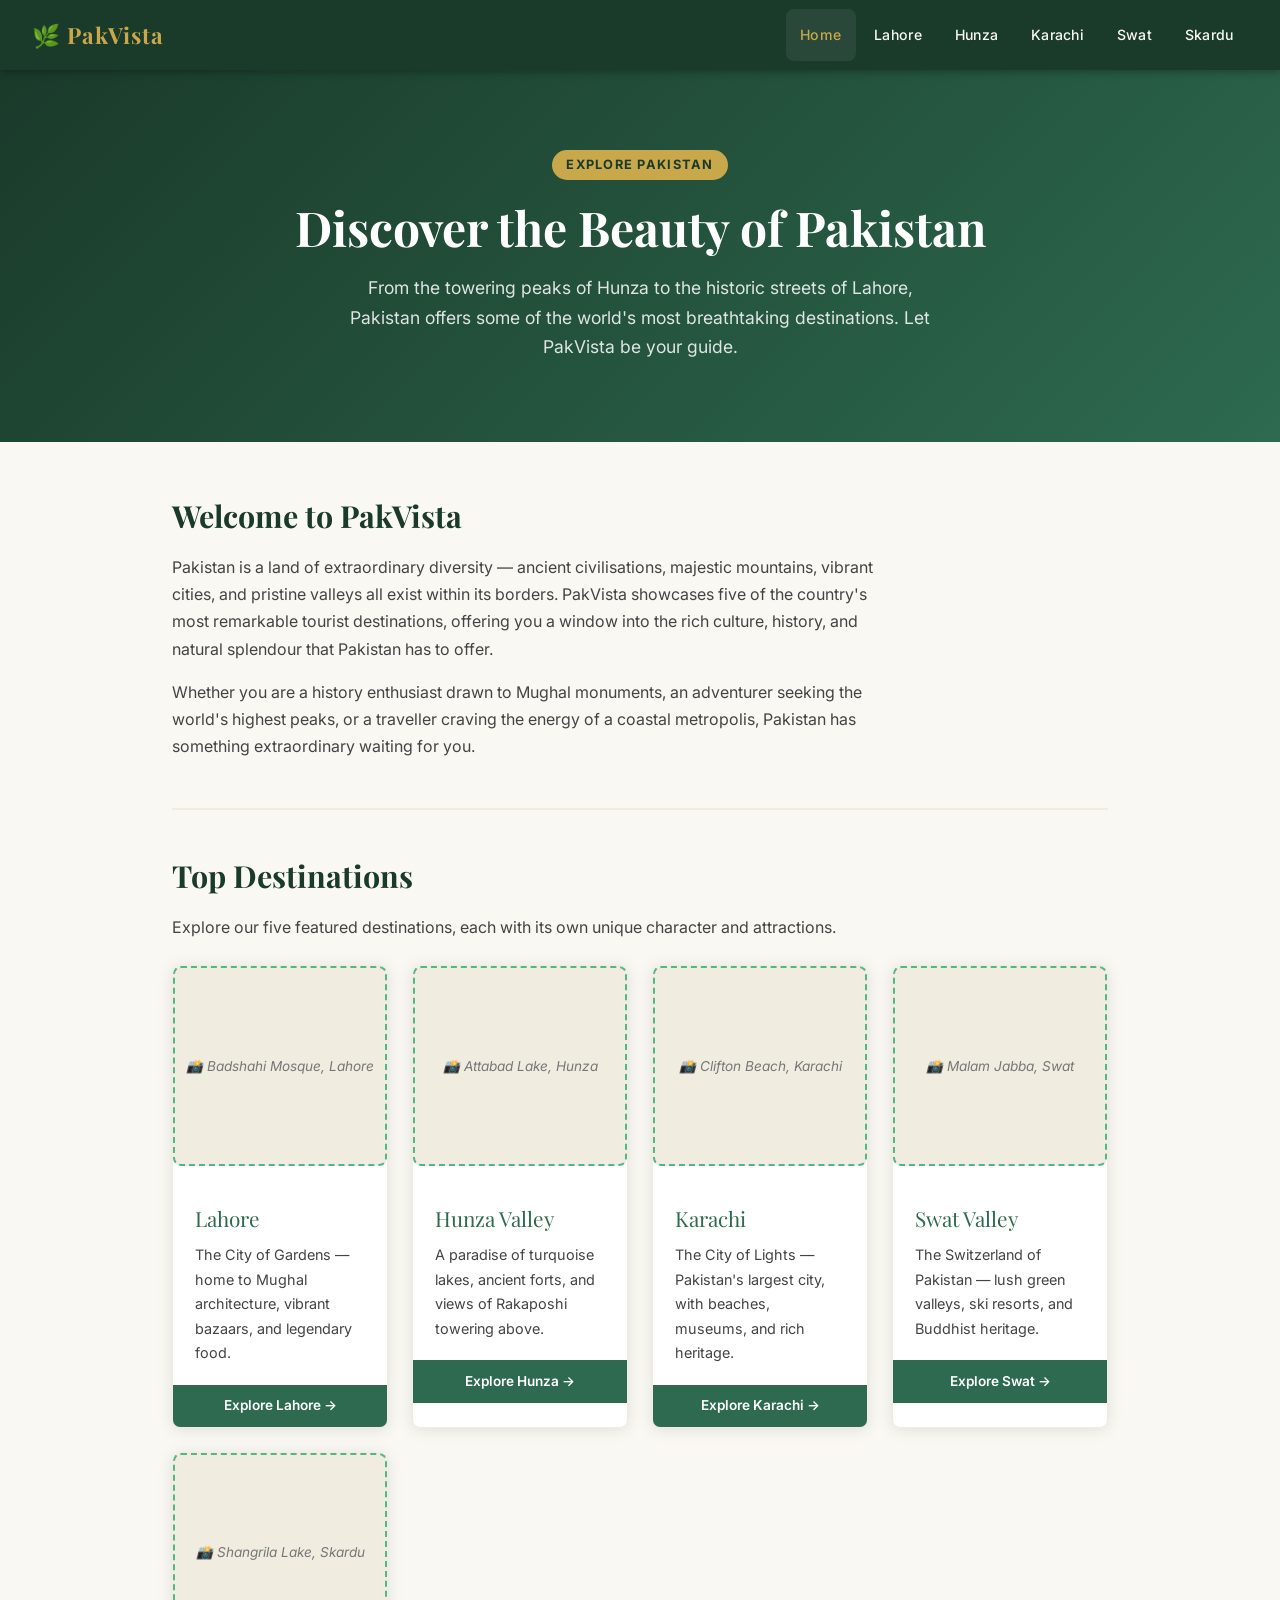
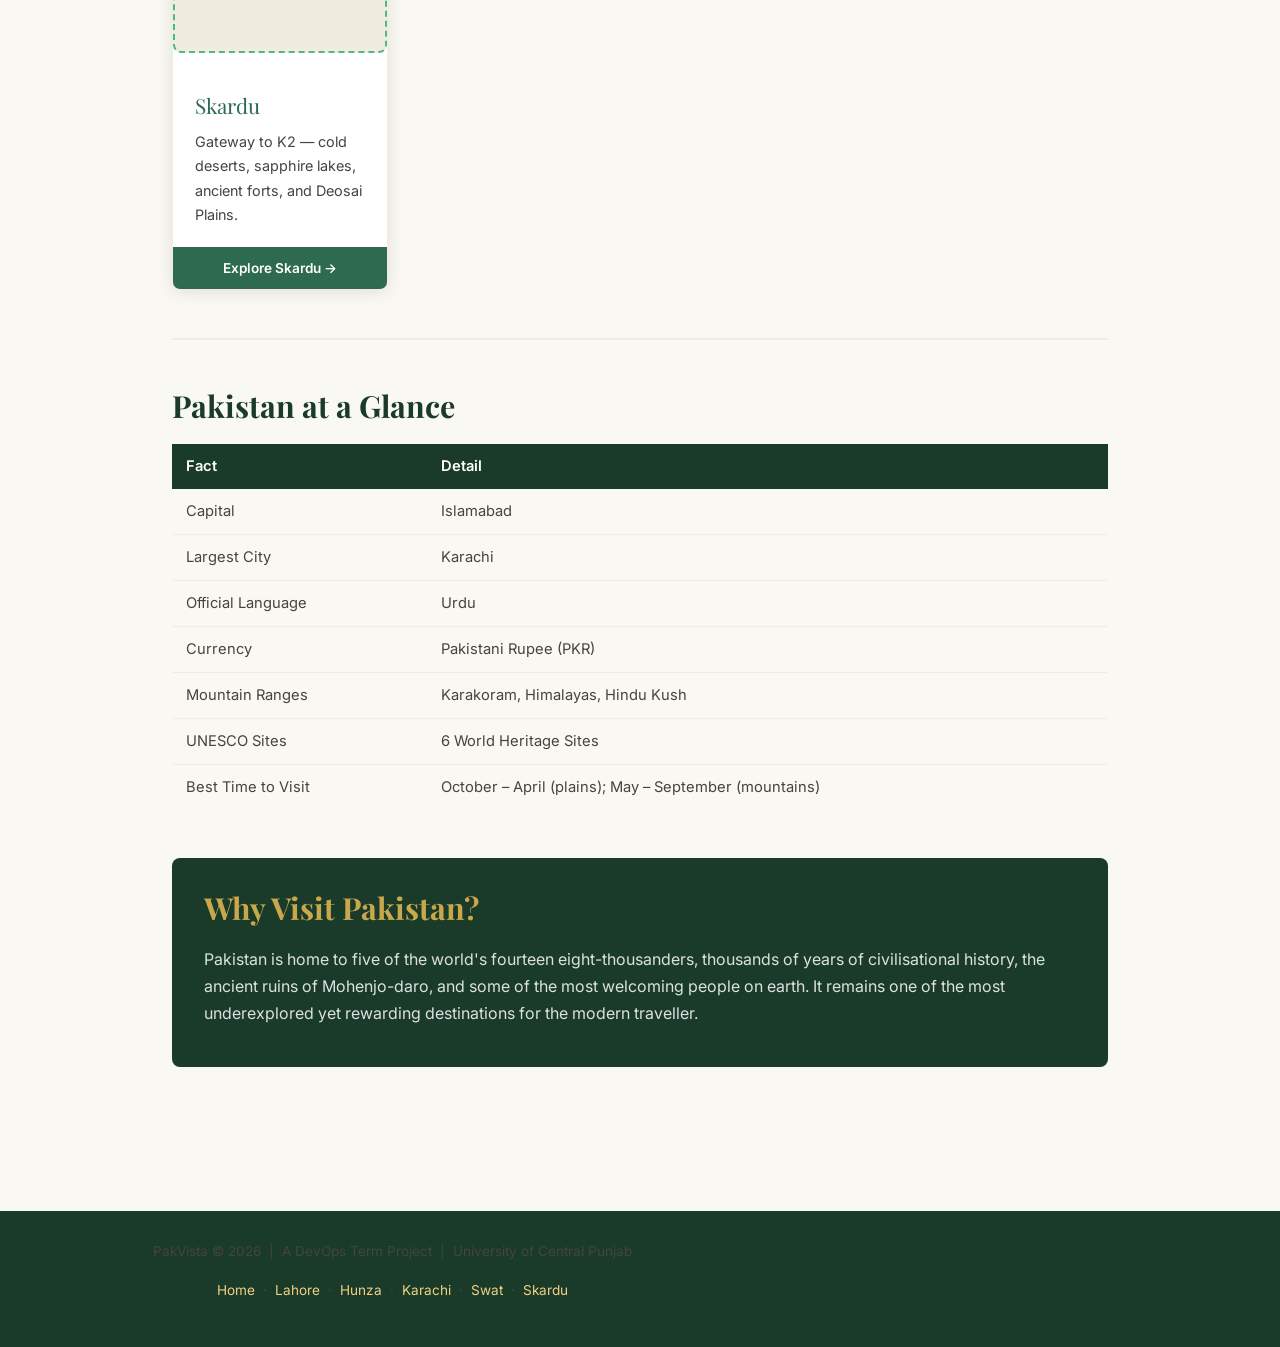
<file: index.html>
<!DOCTYPE html>
<html lang="en">
<head>
  <meta charset="UTF-8" />
  <meta name="viewport" content="width=device-width, initial-scale=1.0" />
  <title>PakVista – Discover Pakistan's Finest Destinations</title>
  <link rel="stylesheet" href="style.css" />
</head>
<body>

  <!-- Navigation -->
  <nav class="nav-bar">
    <div class="logo">🌿 PakVista</div>
    <ul>
      <li><a href="index.html" class="active">Home</a></li>
      <li><a href="lahore.html">Lahore</a></li>
      <li><a href="hunza.html">Hunza</a></li>
      <li><a href="karachi.html">Karachi</a></li>
      <li><a href="swat.html">Swat</a></li>
      <li><a href="skardu.html">Skardu</a></li>
    </ul>
  </nav>

  <!-- Hero -->
  <div class="hero">
    <div class="hero-badge">Explore Pakistan</div>
    <h1>Discover the Beauty of Pakistan</h1>
    <p>From the towering peaks of Hunza to the historic streets of Lahore, Pakistan offers some of the world's most breathtaking destinations. Let PakVista be your guide.</p>
  </div>

  <!-- Main Content -->
  <main>

    <!-- Intro Section -->
    <section>
      <h2>Welcome to PakVista</h2>
      <p>Pakistan is a land of extraordinary diversity — ancient civilisations, majestic mountains, vibrant cities, and pristine valleys all exist within its borders. PakVista showcases five of the country's most remarkable tourist destinations, offering you a window into the rich culture, history, and natural splendour that Pakistan has to offer.</p>
      <p>Whether you are a history enthusiast drawn to Mughal monuments, an adventurer seeking the world's highest peaks, or a traveller craving the energy of a coastal metropolis, Pakistan has something extraordinary waiting for you.</p>
    </section>

    <hr class="divider" />

    <!-- Destinations Grid -->
    <section>
      <h2>Top Destinations</h2>
      <p>Explore our five featured destinations, each with its own unique character and attractions.</p>

      <div class="card-grid">

        <div class="card">
          <div class="img-placeholder">📸 Badshahi Mosque, Lahore</div>
          <div class="card-body">
            <h3>Lahore</h3>
            <p>The City of Gardens — home to Mughal architecture, vibrant bazaars, and legendary food.</p>
          </div>
          <a href="lahore.html" class="card-link">Explore Lahore →</a>
        </div>

        <div class="card">
          <div class="img-placeholder">📸 Attabad Lake, Hunza</div>
          <div class="card-body">
            <h3>Hunza Valley</h3>
            <p>A paradise of turquoise lakes, ancient forts, and views of Rakaposhi towering above.</p>
          </div>
          <a href="hunza.html" class="card-link">Explore Hunza →</a>
        </div>

        <div class="card">
          <div class="img-placeholder">📸 Clifton Beach, Karachi</div>
          <div class="card-body">
            <h3>Karachi</h3>
            <p>The City of Lights — Pakistan's largest city, with beaches, museums, and rich heritage.</p>
          </div>
          <a href="karachi.html" class="card-link">Explore Karachi →</a>
        </div>

        <div class="card">
          <div class="img-placeholder">📸 Malam Jabba, Swat</div>
          <div class="card-body">
            <h3>Swat Valley</h3>
            <p>The Switzerland of Pakistan — lush green valleys, ski resorts, and Buddhist heritage.</p>
          </div>
          <a href="swat.html" class="card-link">Explore Swat →</a>
        </div>

        <div class="card">
          <div class="img-placeholder">📸 Shangrila Lake, Skardu</div>
          <div class="card-body">
            <h3>Skardu</h3>
            <p>Gateway to K2 — cold deserts, sapphire lakes, ancient forts, and Deosai Plains.</p>
          </div>
          <a href="skardu.html" class="card-link">Explore Skardu →</a>
        </div>

      </div>
    </section>

    <hr class="divider" />

    <!-- Quick Facts -->
    <section>
      <h2>Pakistan at a Glance</h2>
      <table>
        <thead>
          <tr>
            <th>Fact</th>
            <th>Detail</th>
          </tr>
        </thead>
        <tbody>
          <tr><td>Capital</td><td>Islamabad</td></tr>
          <tr><td>Largest City</td><td>Karachi</td></tr>
          <tr><td>Official Language</td><td>Urdu</td></tr>
          <tr><td>Currency</td><td>Pakistani Rupee (PKR)</td></tr>
          <tr><td>Mountain Ranges</td><td>Karakoram, Himalayas, Hindu Kush</td></tr>
          <tr><td>UNESCO Sites</td><td>6 World Heritage Sites</td></tr>
          <tr><td>Best Time to Visit</td><td>October – April (plains); May – September (mountains)</td></tr>
        </tbody>
      </table>
    </section>

    <!-- Highlight -->
    <div class="highlight-box">
      <h2>Why Visit Pakistan?</h2>
      <p>Pakistan is home to five of the world's fourteen eight-thousanders, thousands of years of civilisational history, the ancient ruins of Mohenjo-daro, and some of the most welcoming people on earth. It remains one of the most underexplored yet rewarding destinations for the modern traveller.</p>
    </div>

  </main>

  <footer>
    <p>PakVista &copy; 2026 &nbsp;|&nbsp; A DevOps Term Project &nbsp;|&nbsp; University of Central Punjab</p>
    <p><a href="index.html">Home</a> &nbsp;·&nbsp; <a href="lahore.html">Lahore</a> &nbsp;·&nbsp; <a href="hunza.html">Hunza</a> &nbsp;·&nbsp; <a href="karachi.html">Karachi</a> &nbsp;·&nbsp; <a href="swat.html">Swat</a> &nbsp;·&nbsp; <a href="skardu.html">Skardu</a></p>
  </footer>

</body>
</html>
</file>
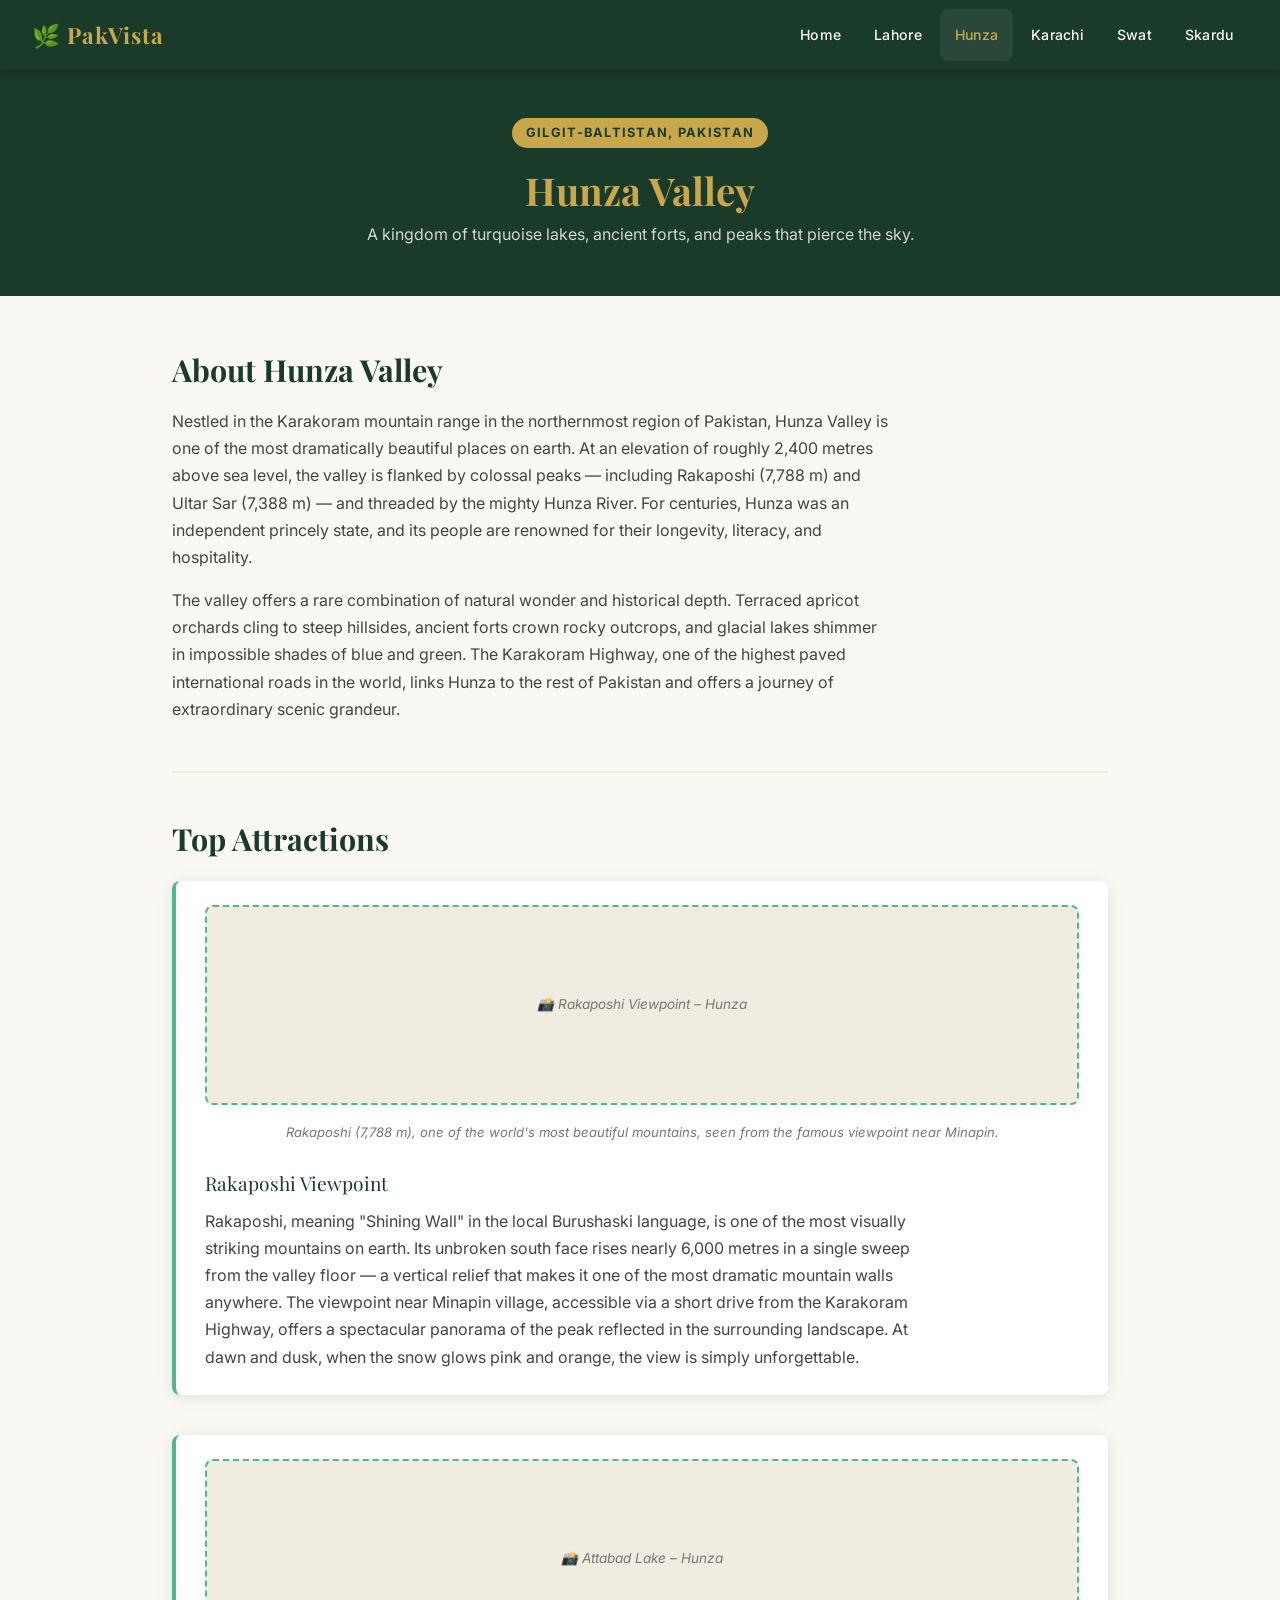
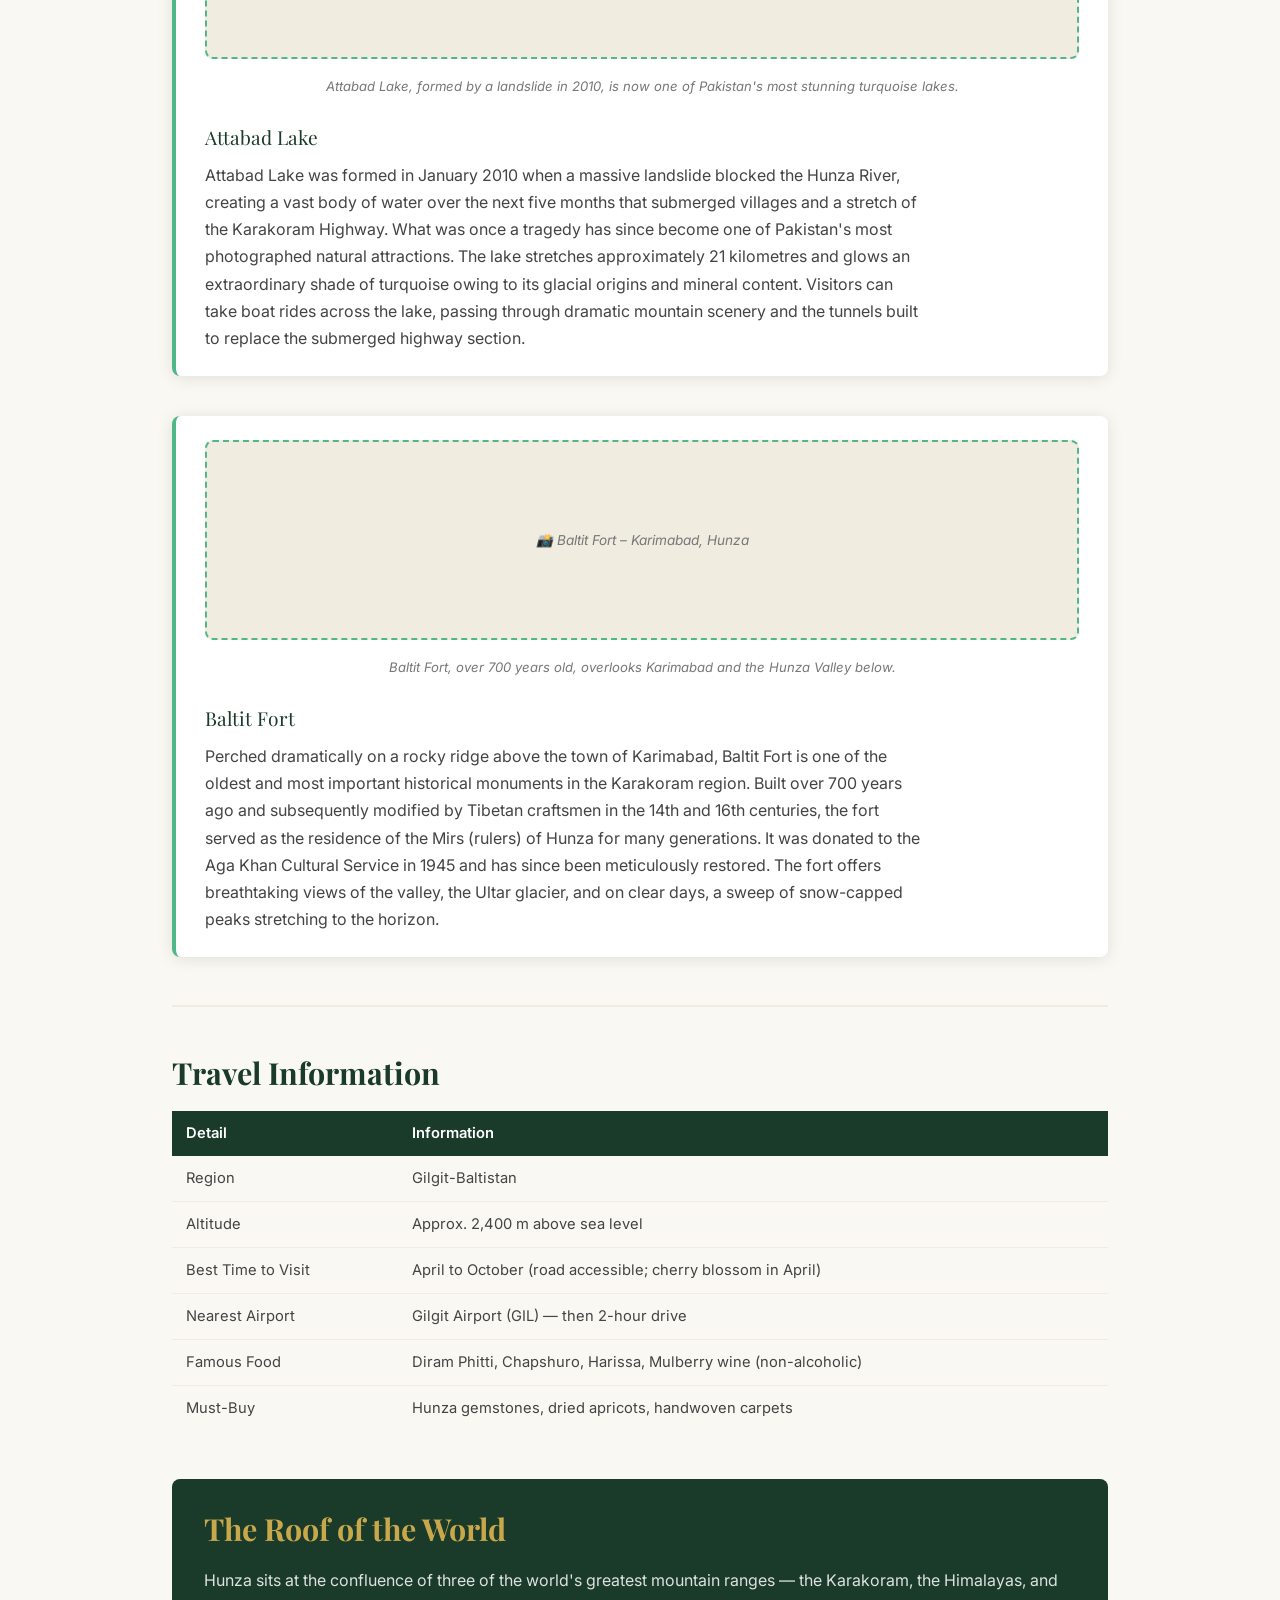
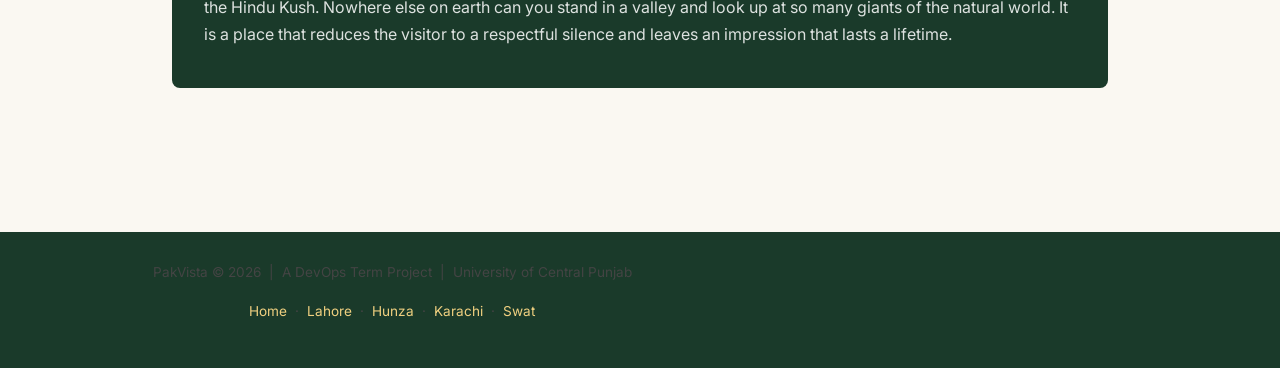
<file: hunza.html>
<!DOCTYPE html>
<html lang="en">
<head>
  <meta charset="UTF-8" />
  <meta name="viewport" content="width=device-width, initial-scale=1.0" />
  <title>PakVista – Hunza Valley</title>
  <link rel="stylesheet" href="style.css" />
</head>
<body>

  <nav class="nav-bar">
    <div class="logo">🌿 PakVista</div>
    <ul>
      <li><a href="index.html">Home</a></li>
      <li><a href="lahore.html">Lahore</a></li>
      <li><a href="hunza.html" class="active">Hunza</a></li>
      <li><a href="karachi.html">Karachi</a></li>
      <li><a href="swat.html">Swat</a></li>
      <li><a href="skardu.html">Skardu</a></li>
    </ul>
  </nav>

  <header class="page-header">
    <div class="hero-badge">Gilgit-Baltistan, Pakistan</div>
    <h1>Hunza Valley</h1>
    <p>A kingdom of turquoise lakes, ancient forts, and peaks that pierce the sky.</p>
  </header>

  <main>

    <section>
      <h2>About Hunza Valley</h2>
      <p>Nestled in the Karakoram mountain range in the northernmost region of Pakistan, Hunza Valley is one of the most dramatically beautiful places on earth. At an elevation of roughly 2,400 metres above sea level, the valley is flanked by colossal peaks — including Rakaposhi (7,788 m) and Ultar Sar (7,388 m) — and threaded by the mighty Hunza River. For centuries, Hunza was an independent princely state, and its people are renowned for their longevity, literacy, and hospitality.</p>
      <p>The valley offers a rare combination of natural wonder and historical depth. Terraced apricot orchards cling to steep hillsides, ancient forts crown rocky outcrops, and glacial lakes shimmer in impossible shades of blue and green. The Karakoram Highway, one of the highest paved international roads in the world, links Hunza to the rest of Pakistan and offers a journey of extraordinary scenic grandeur.</p>
    </section>

    <hr class="divider" />

    <section>
      <h2>Top Attractions</h2>
      <div class="attractions">

        <article class="attraction">
          <figure>
            <div class="img-placeholder">📸 Rakaposhi Viewpoint – Hunza</div>
            <figcaption>Rakaposhi (7,788 m), one of the world's most beautiful mountains, seen from the famous viewpoint near Minapin.</figcaption>
          </figure>
          <h3>Rakaposhi Viewpoint</h3>
          <p>Rakaposhi, meaning "Shining Wall" in the local Burushaski language, is one of the most visually striking mountains on earth. Its unbroken south face rises nearly 6,000 metres in a single sweep from the valley floor — a vertical relief that makes it one of the most dramatic mountain walls anywhere. The viewpoint near Minapin village, accessible via a short drive from the Karakoram Highway, offers a spectacular panorama of the peak reflected in the surrounding landscape. At dawn and dusk, when the snow glows pink and orange, the view is simply unforgettable.</p>
        </article>

        <article class="attraction">
          <figure>
            <div class="img-placeholder">📸 Attabad Lake – Hunza</div>
            <figcaption>Attabad Lake, formed by a landslide in 2010, is now one of Pakistan's most stunning turquoise lakes.</figcaption>
          </figure>
          <h3>Attabad Lake</h3>
          <p>Attabad Lake was formed in January 2010 when a massive landslide blocked the Hunza River, creating a vast body of water over the next five months that submerged villages and a stretch of the Karakoram Highway. What was once a tragedy has since become one of Pakistan's most photographed natural attractions. The lake stretches approximately 21 kilometres and glows an extraordinary shade of turquoise owing to its glacial origins and mineral content. Visitors can take boat rides across the lake, passing through dramatic mountain scenery and the tunnels built to replace the submerged highway section.</p>
        </article>

        <article class="attraction">
          <figure>
            <div class="img-placeholder">📸 Baltit Fort – Karimabad, Hunza</div>
            <figcaption>Baltit Fort, over 700 years old, overlooks Karimabad and the Hunza Valley below.</figcaption>
          </figure>
          <h3>Baltit Fort</h3>
          <p>Perched dramatically on a rocky ridge above the town of Karimabad, Baltit Fort is one of the oldest and most important historical monuments in the Karakoram region. Built over 700 years ago and subsequently modified by Tibetan craftsmen in the 14th and 16th centuries, the fort served as the residence of the Mirs (rulers) of Hunza for many generations. It was donated to the Aga Khan Cultural Service in 1945 and has since been meticulously restored. The fort offers breathtaking views of the valley, the Ultar glacier, and on clear days, a sweep of snow-capped peaks stretching to the horizon.</p>
        </article>

      </div>
    </section>

    <hr class="divider" />

    <section>
      <h2>Travel Information</h2>
      <table>
        <thead>
          <tr><th>Detail</th><th>Information</th></tr>
        </thead>
        <tbody>
          <tr><td>Region</td><td>Gilgit-Baltistan</td></tr>
          <tr><td>Altitude</td><td>Approx. 2,400 m above sea level</td></tr>
          <tr><td>Best Time to Visit</td><td>April to October (road accessible; cherry blossom in April)</td></tr>
          <tr><td>Nearest Airport</td><td>Gilgit Airport (GIL) — then 2-hour drive</td></tr>
          <tr><td>Famous Food</td><td>Diram Phitti, Chapshuro, Harissa, Mulberry wine (non-alcoholic)</td></tr>
          <tr><td>Must-Buy</td><td>Hunza gemstones, dried apricots, handwoven carpets</td></tr>
        </tbody>
      </table>
    </section>

    <div class="highlight-box">
      <h2>The Roof of the World</h2>
      <p>Hunza sits at the confluence of three of the world's greatest mountain ranges — the Karakoram, the Himalayas, and the Hindu Kush. Nowhere else on earth can you stand in a valley and look up at so many giants of the natural world. It is a place that reduces the visitor to a respectful silence and leaves an impression that lasts a lifetime.</p>
    </div>

  </main>

  <footer>
    <p>PakVista &copy; 2026 &nbsp;|&nbsp; A DevOps Term Project &nbsp;|&nbsp; University of Central Punjab</p>
    <p><a href="index.html">Home</a> &nbsp;·&nbsp; <a href="lahore.html">Lahore</a> &nbsp;·&nbsp; <a href="hunza.html">Hunza</a> &nbsp;·&nbsp; <a href="karachi.html">Karachi</a> &nbsp;·&nbsp; <a href="swat.html">Swat</a></p>
  </footer>

</body>
</html>
</file>
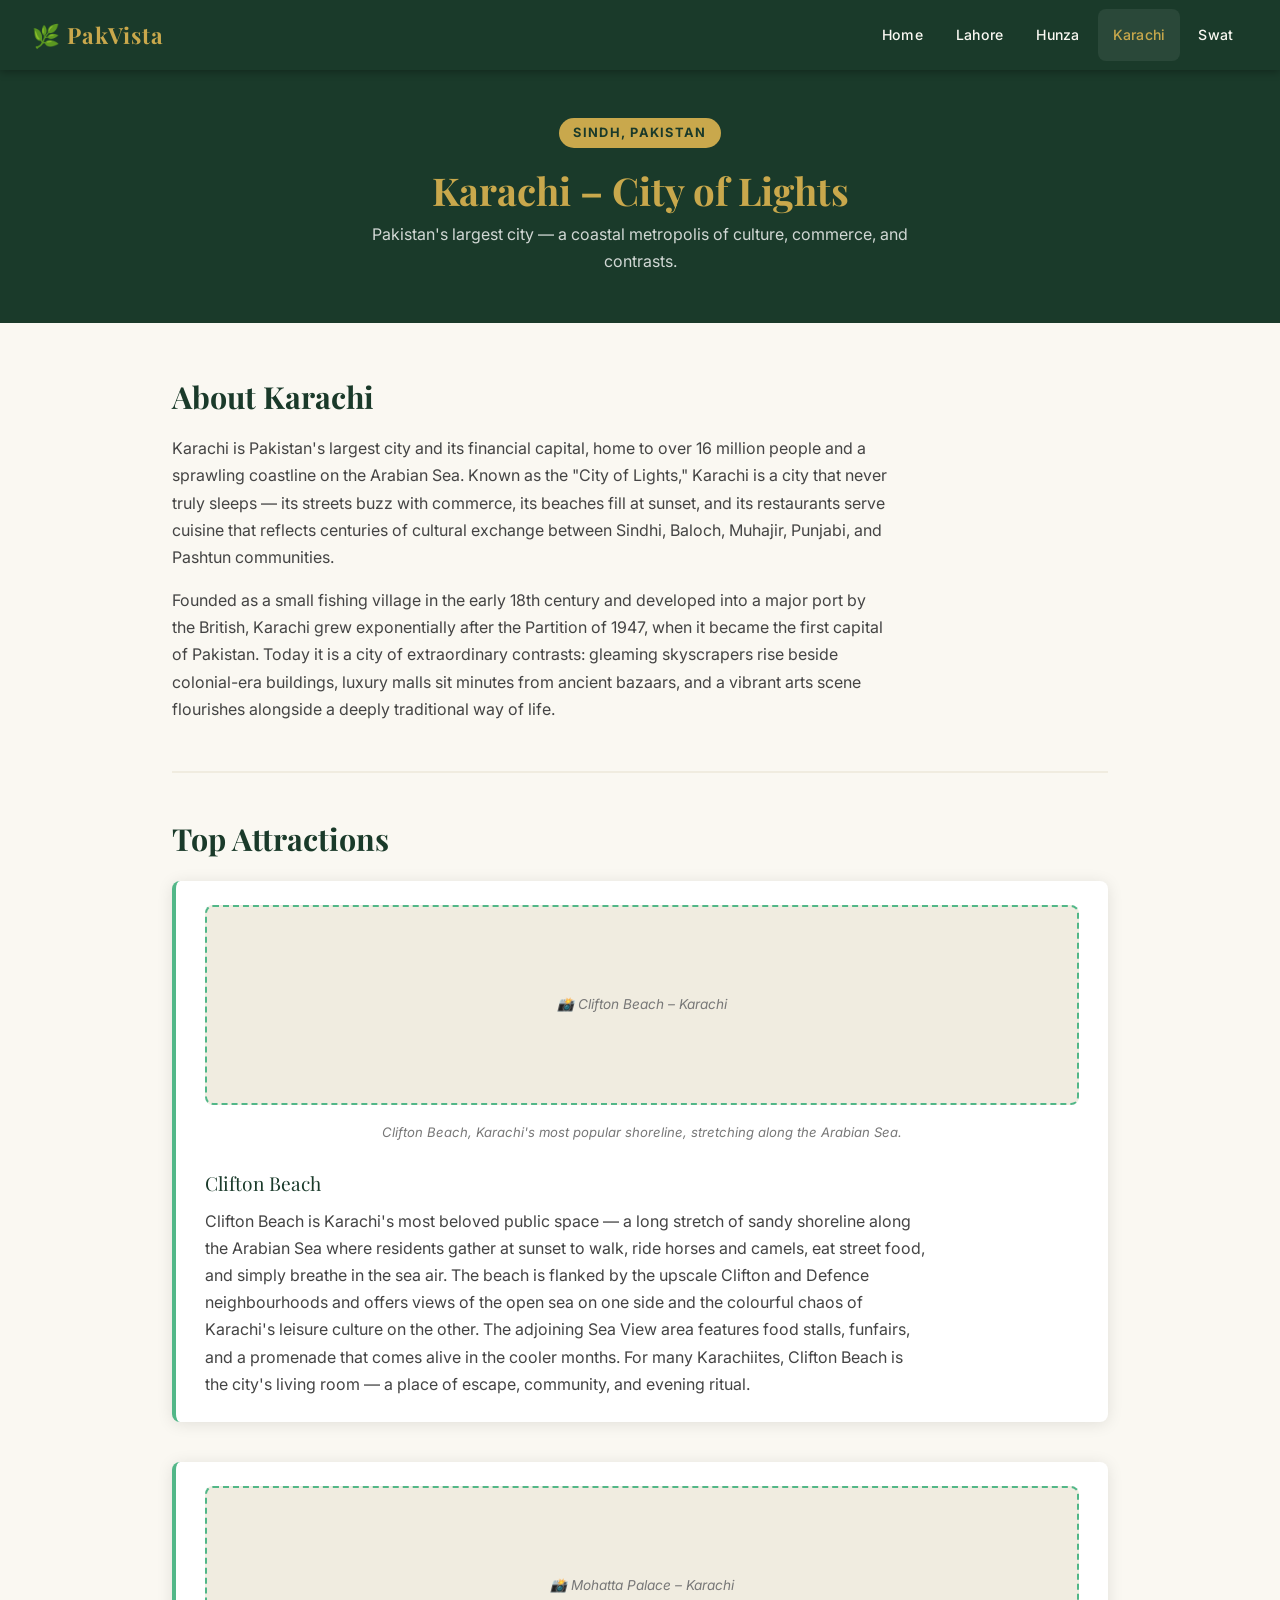
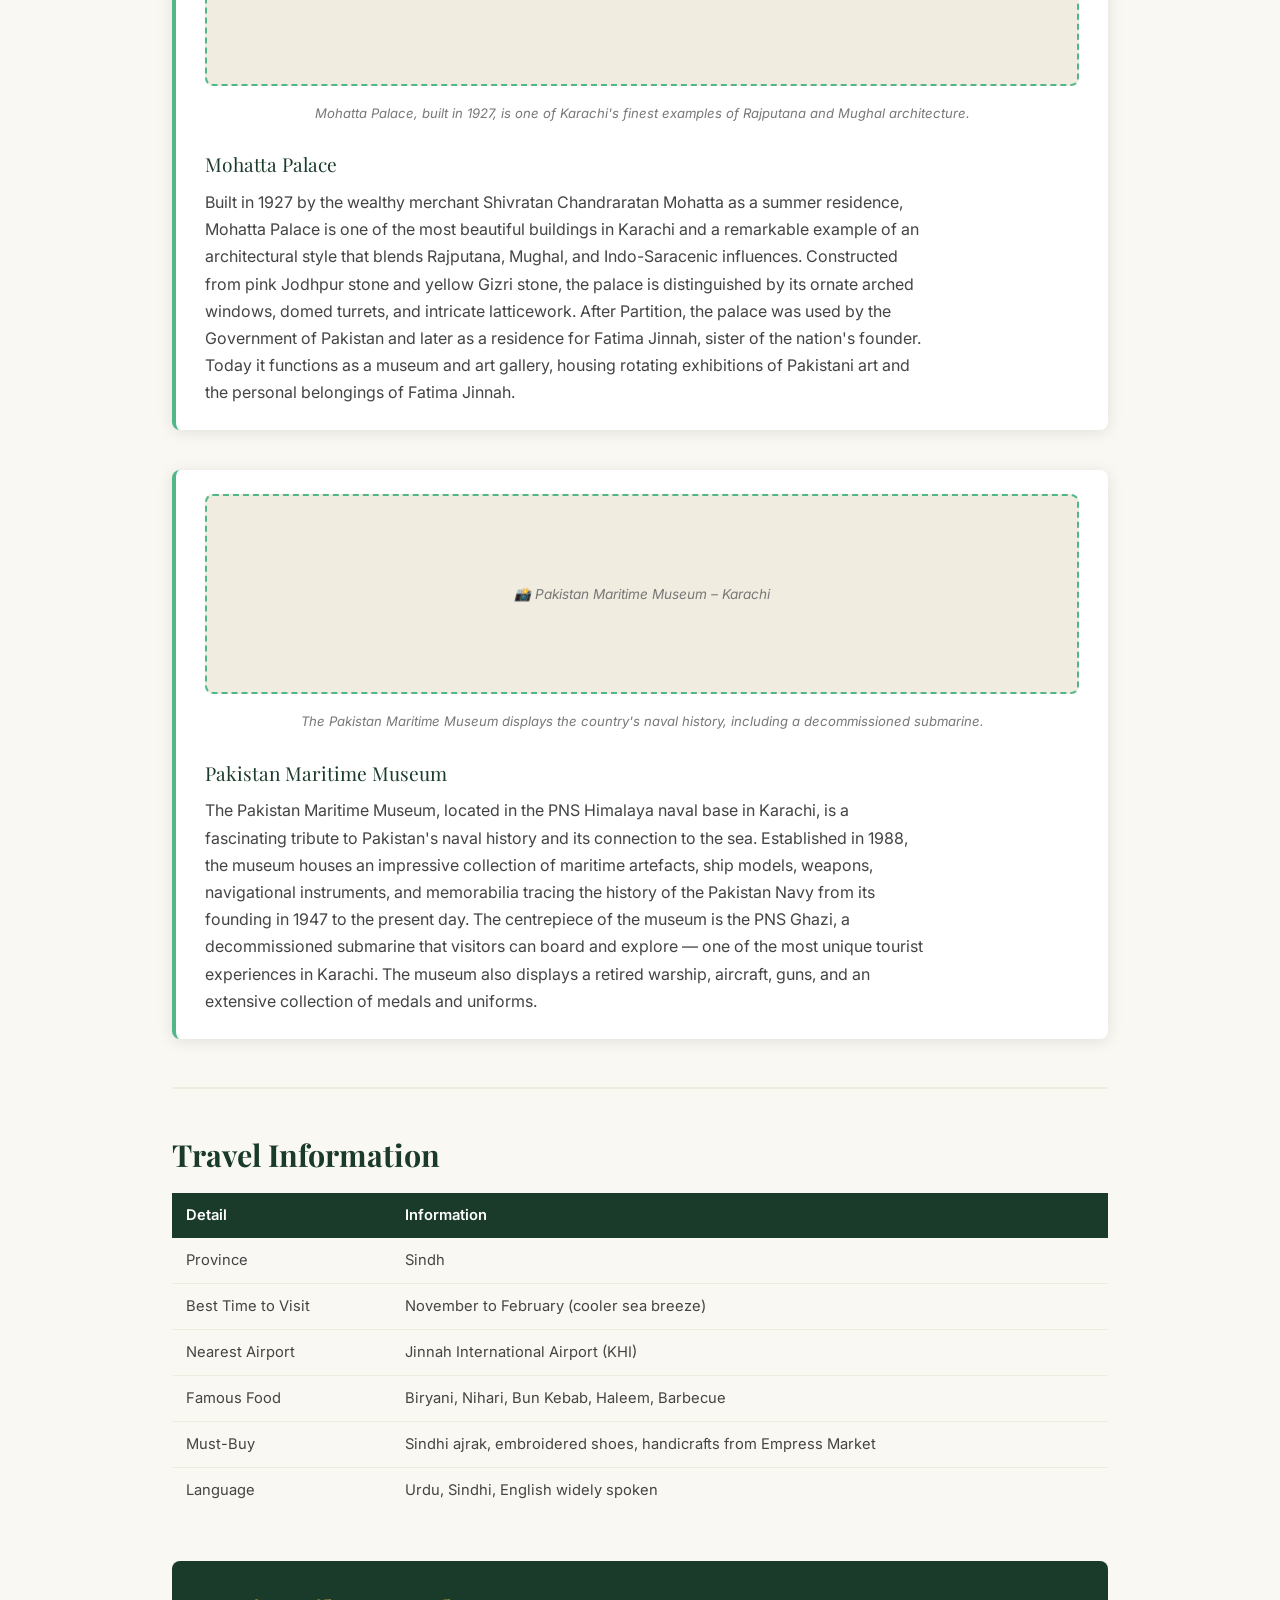
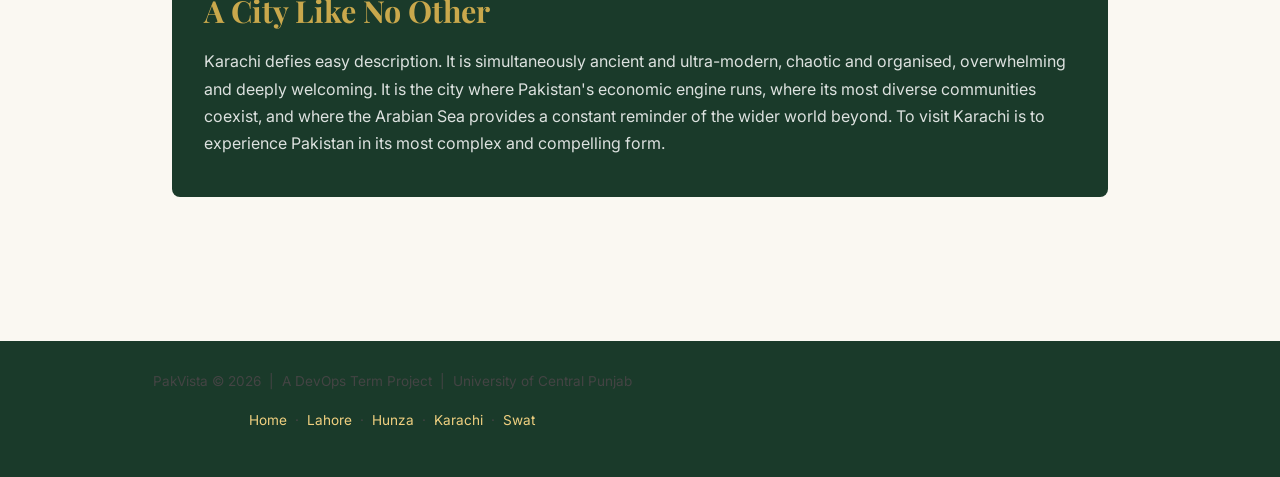
<file: karachi.html>
<!DOCTYPE html>
<html lang="en">
<head>
  <meta charset="UTF-8" />
  <meta name="viewport" content="width=device-width, initial-scale=1.0" />
  <title>PakVista – Karachi, City of Lights</title>
  <link rel="stylesheet" href="style.css" />
</head>
<body>

  <nav class="nav-bar">
    <div class="logo">🌿 PakVista</div>
    <ul>
      <li><a href="index.html">Home</a></li>
      <li><a href="lahore.html">Lahore</a></li>
      <li><a href="hunza.html">Hunza</a></li>
      <li><a href="karachi.html" class="active">Karachi</a></li>
      <li><a href="swat.html">Swat</a></li>
    </ul>
  </nav>

  <header class="page-header">
    <div class="hero-badge">Sindh, Pakistan</div>
    <h1>Karachi – City of Lights</h1>
    <p>Pakistan's largest city — a coastal metropolis of culture, commerce, and contrasts.</p>
  </header>

  <main>

    <section>
      <h2>About Karachi</h2>
      <p>Karachi is Pakistan's largest city and its financial capital, home to over 16 million people and a sprawling coastline on the Arabian Sea. Known as the "City of Lights," Karachi is a city that never truly sleeps — its streets buzz with commerce, its beaches fill at sunset, and its restaurants serve cuisine that reflects centuries of cultural exchange between Sindhi, Baloch, Muhajir, Punjabi, and Pashtun communities.</p>
      <p>Founded as a small fishing village in the early 18th century and developed into a major port by the British, Karachi grew exponentially after the Partition of 1947, when it became the first capital of Pakistan. Today it is a city of extraordinary contrasts: gleaming skyscrapers rise beside colonial-era buildings, luxury malls sit minutes from ancient bazaars, and a vibrant arts scene flourishes alongside a deeply traditional way of life.</p>
    </section>

    <hr class="divider" />

    <section>
      <h2>Top Attractions</h2>
      <div class="attractions">

        <article class="attraction">
          <figure>
            <div class="img-placeholder">📸 Clifton Beach – Karachi</div>
            <figcaption>Clifton Beach, Karachi's most popular shoreline, stretching along the Arabian Sea.</figcaption>
          </figure>
          <h3>Clifton Beach</h3>
          <p>Clifton Beach is Karachi's most beloved public space — a long stretch of sandy shoreline along the Arabian Sea where residents gather at sunset to walk, ride horses and camels, eat street food, and simply breathe in the sea air. The beach is flanked by the upscale Clifton and Defence neighbourhoods and offers views of the open sea on one side and the colourful chaos of Karachi's leisure culture on the other. The adjoining Sea View area features food stalls, funfairs, and a promenade that comes alive in the cooler months. For many Karachiites, Clifton Beach is the city's living room — a place of escape, community, and evening ritual.</p>
        </article>

        <article class="attraction">
          <figure>
            <div class="img-placeholder">📸 Mohatta Palace – Karachi</div>
            <figcaption>Mohatta Palace, built in 1927, is one of Karachi's finest examples of Rajputana and Mughal architecture.</figcaption>
          </figure>
          <h3>Mohatta Palace</h3>
          <p>Built in 1927 by the wealthy merchant Shivratan Chandraratan Mohatta as a summer residence, Mohatta Palace is one of the most beautiful buildings in Karachi and a remarkable example of an architectural style that blends Rajputana, Mughal, and Indo-Saracenic influences. Constructed from pink Jodhpur stone and yellow Gizri stone, the palace is distinguished by its ornate arched windows, domed turrets, and intricate latticework. After Partition, the palace was used by the Government of Pakistan and later as a residence for Fatima Jinnah, sister of the nation's founder. Today it functions as a museum and art gallery, housing rotating exhibitions of Pakistani art and the personal belongings of Fatima Jinnah.</p>
        </article>

        <article class="attraction">
          <figure>
            <div class="img-placeholder">📸 Pakistan Maritime Museum – Karachi</div>
            <figcaption>The Pakistan Maritime Museum displays the country's naval history, including a decommissioned submarine.</figcaption>
          </figure>
          <h3>Pakistan Maritime Museum</h3>
          <p>The Pakistan Maritime Museum, located in the PNS Himalaya naval base in Karachi, is a fascinating tribute to Pakistan's naval history and its connection to the sea. Established in 1988, the museum houses an impressive collection of maritime artefacts, ship models, weapons, navigational instruments, and memorabilia tracing the history of the Pakistan Navy from its founding in 1947 to the present day. The centrepiece of the museum is the PNS Ghazi, a decommissioned submarine that visitors can board and explore — one of the most unique tourist experiences in Karachi. The museum also displays a retired warship, aircraft, guns, and an extensive collection of medals and uniforms.</p>
        </article>

      </div>
    </section>

    <hr class="divider" />

    <section>
      <h2>Travel Information</h2>
      <table>
        <thead>
          <tr><th>Detail</th><th>Information</th></tr>
        </thead>
        <tbody>
          <tr><td>Province</td><td>Sindh</td></tr>
          <tr><td>Best Time to Visit</td><td>November to February (cooler sea breeze)</td></tr>
          <tr><td>Nearest Airport</td><td>Jinnah International Airport (KHI)</td></tr>
          <tr><td>Famous Food</td><td>Biryani, Nihari, Bun Kebab, Haleem, Barbecue</td></tr>
          <tr><td>Must-Buy</td><td>Sindhi ajrak, embroidered shoes, handicrafts from Empress Market</td></tr>
          <tr><td>Language</td><td>Urdu, Sindhi, English widely spoken</td></tr>
        </tbody>
      </table>
    </section>

    <div class="highlight-box">
      <h2>A City Like No Other</h2>
      <p>Karachi defies easy description. It is simultaneously ancient and ultra-modern, chaotic and organised, overwhelming and deeply welcoming. It is the city where Pakistan's economic engine runs, where its most diverse communities coexist, and where the Arabian Sea provides a constant reminder of the wider world beyond. To visit Karachi is to experience Pakistan in its most complex and compelling form.</p>
    </div>

  </main>

  <footer>
    <p>PakVista &copy; 2026 &nbsp;|&nbsp; A DevOps Term Project &nbsp;|&nbsp; University of Central Punjab</p>
    <p><a href="index.html">Home</a> &nbsp;·&nbsp; <a href="lahore.html">Lahore</a> &nbsp;·&nbsp; <a href="hunza.html">Hunza</a> &nbsp;·&nbsp; <a href="karachi.html">Karachi</a> &nbsp;·&nbsp; <a href="swat.html">Swat</a></p>
  </footer>

</body>
</html>
</file>
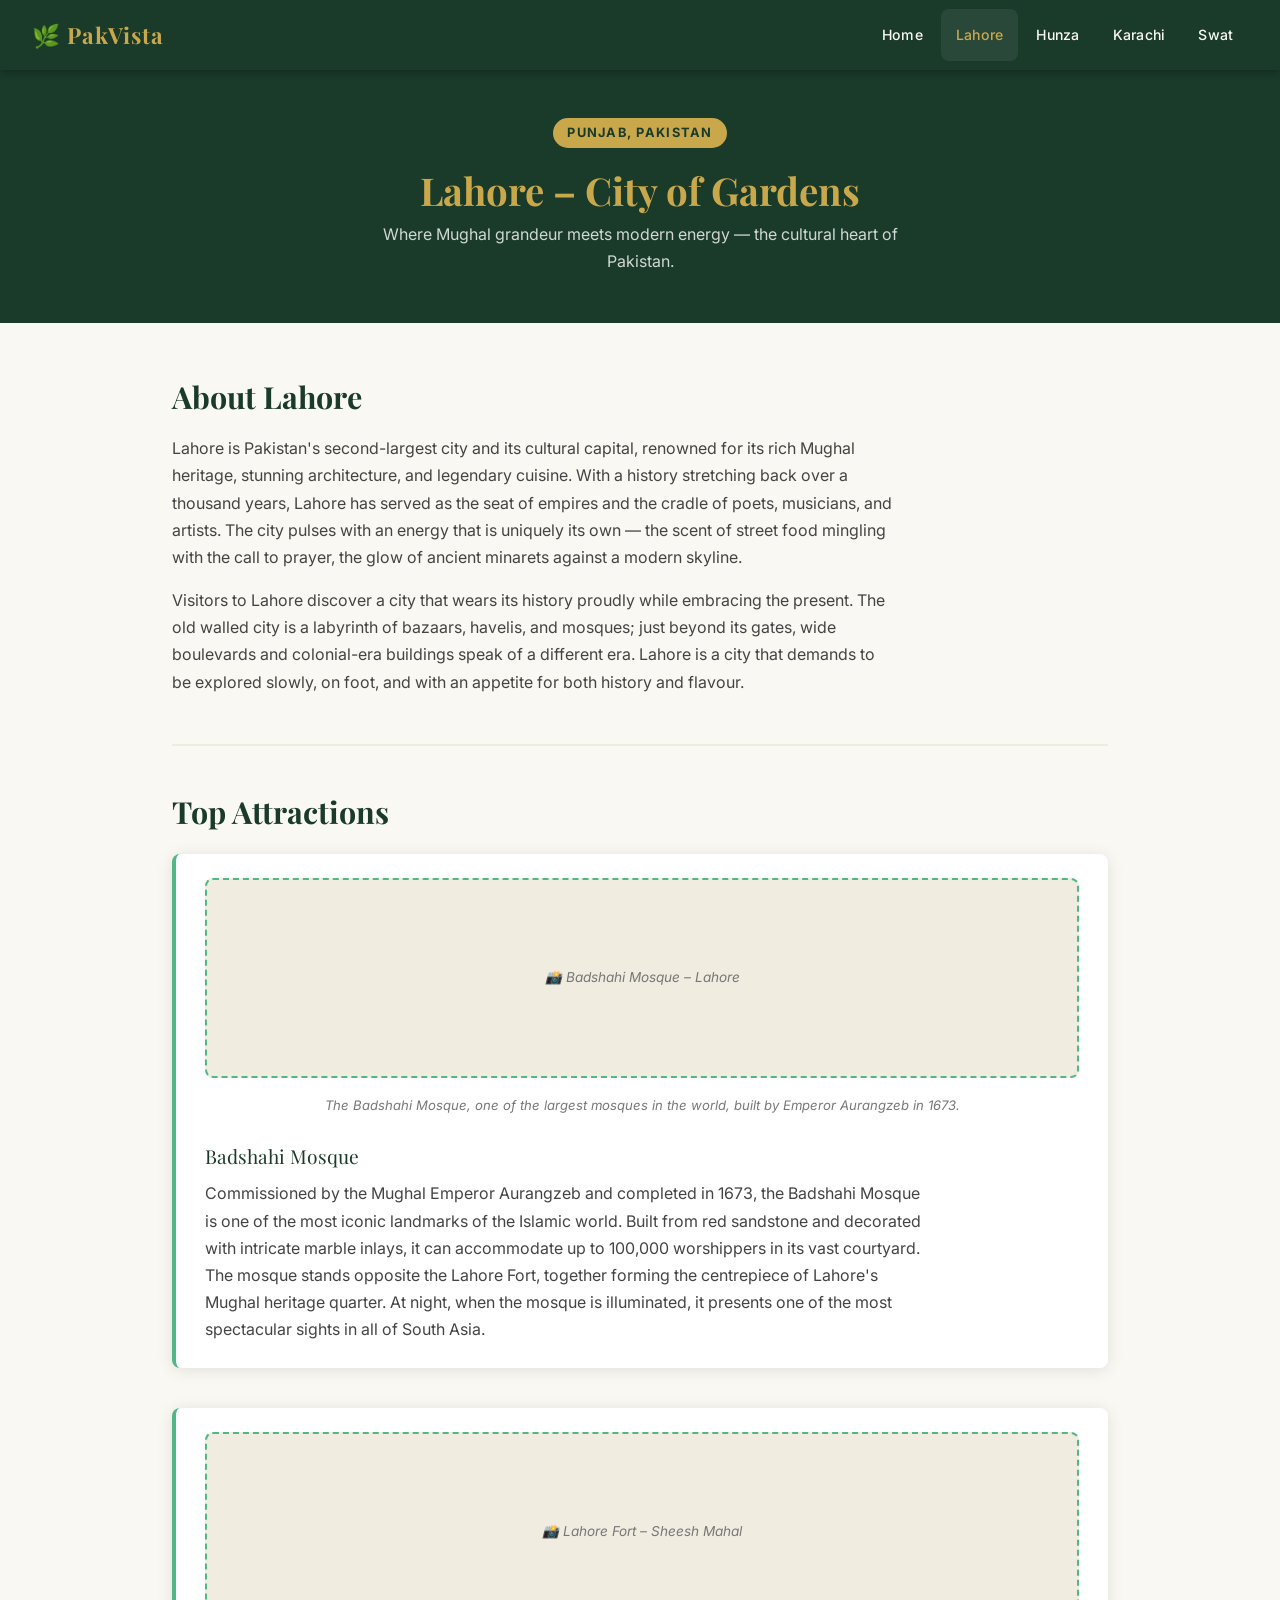
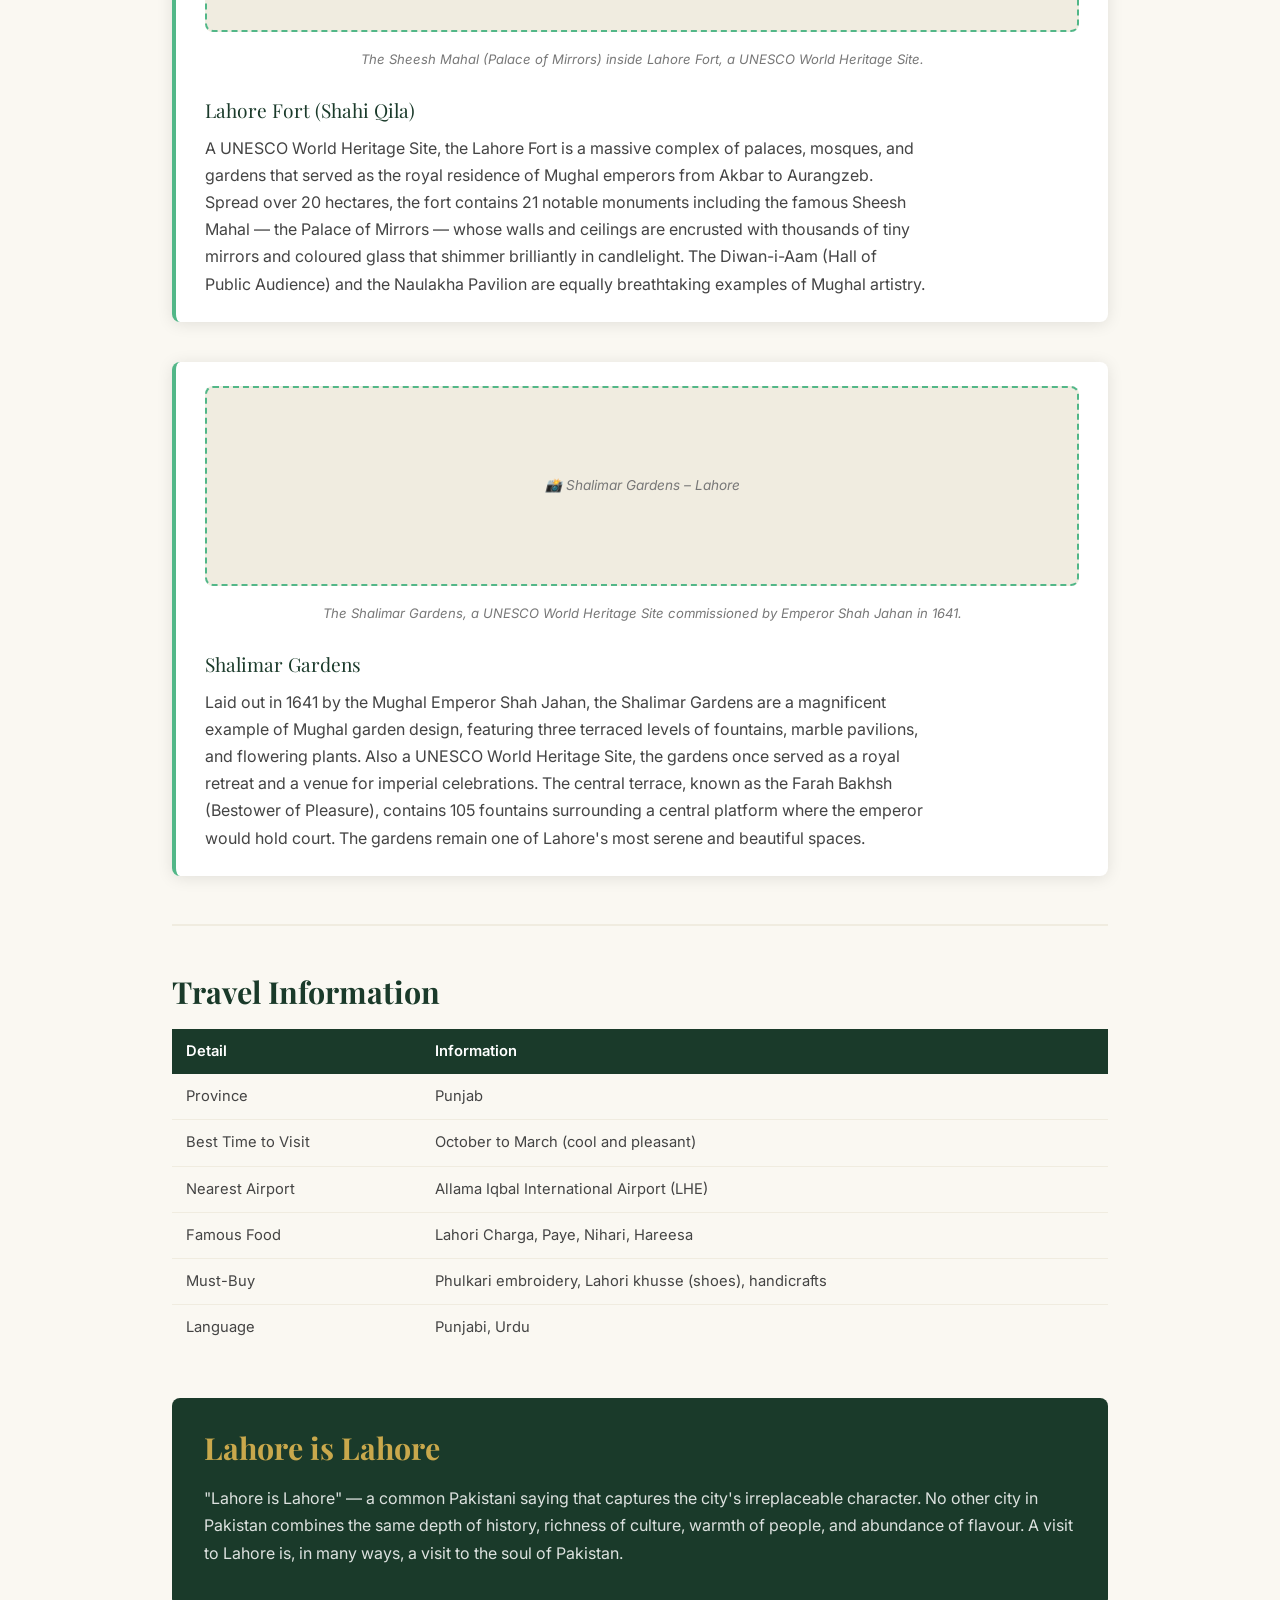
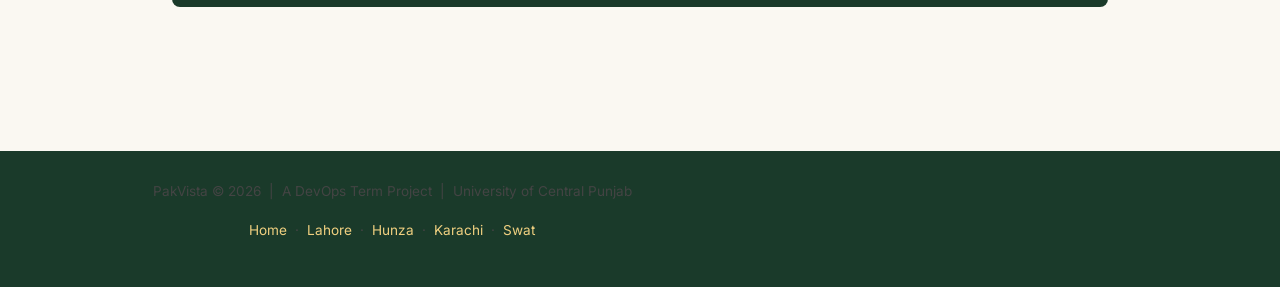
<file: lahore.html>
<!DOCTYPE html>
<html lang="en">
<head>
  <meta charset="UTF-8" />
  <meta name="viewport" content="width=device-width, initial-scale=1.0" />
  <title>PakVista – Lahore, City of Gardens</title>
  <link rel="stylesheet" href="style.css" />
</head>
<body>

  <!-- Navigation -->
  <nav class="nav-bar">
    <div class="logo">🌿 PakVista</div>
    <ul>
      <li><a href="index.html">Home</a></li>
      <li><a href="lahore.html" class="active">Lahore</a></li>
      <li><a href="hunza.html">Hunza</a></li>
      <li><a href="karachi.html">Karachi</a></li>
      <li><a href="swat.html">Swat</a></li>
    </ul>
  </nav>

  <!-- Page Header -->
  <header class="page-header">
    <div class="hero-badge">Punjab, Pakistan</div>
    <h1>Lahore – City of Gardens</h1>
    <p>Where Mughal grandeur meets modern energy — the cultural heart of Pakistan.</p>
  </header>

  <main>

    <!-- Introduction -->
    <section>
      <h2>About Lahore</h2>
      <p>Lahore is Pakistan's second-largest city and its cultural capital, renowned for its rich Mughal heritage, stunning architecture, and legendary cuisine. With a history stretching back over a thousand years, Lahore has served as the seat of empires and the cradle of poets, musicians, and artists. The city pulses with an energy that is uniquely its own — the scent of street food mingling with the call to prayer, the glow of ancient minarets against a modern skyline.</p>
      <p>Visitors to Lahore discover a city that wears its history proudly while embracing the present. The old walled city is a labyrinth of bazaars, havelis, and mosques; just beyond its gates, wide boulevards and colonial-era buildings speak of a different era. Lahore is a city that demands to be explored slowly, on foot, and with an appetite for both history and flavour.</p>
    </section>

    <hr class="divider" />

    <!-- Attractions -->
    <section>
      <h2>Top Attractions</h2>

      <div class="attractions">

        <!-- Badshahi Mosque -->
        <article class="attraction">
          <figure>
            <div class="img-placeholder">📸 Badshahi Mosque – Lahore</div>
            <figcaption>The Badshahi Mosque, one of the largest mosques in the world, built by Emperor Aurangzeb in 1673.</figcaption>
          </figure>
          <h3>Badshahi Mosque</h3>
          <p>Commissioned by the Mughal Emperor Aurangzeb and completed in 1673, the Badshahi Mosque is one of the most iconic landmarks of the Islamic world. Built from red sandstone and decorated with intricate marble inlays, it can accommodate up to 100,000 worshippers in its vast courtyard. The mosque stands opposite the Lahore Fort, together forming the centrepiece of Lahore's Mughal heritage quarter. At night, when the mosque is illuminated, it presents one of the most spectacular sights in all of South Asia.</p>
        </article>

        <!-- Lahore Fort -->
        <article class="attraction">
          <figure>
            <div class="img-placeholder">📸 Lahore Fort – Sheesh Mahal</div>
            <figcaption>The Sheesh Mahal (Palace of Mirrors) inside Lahore Fort, a UNESCO World Heritage Site.</figcaption>
          </figure>
          <h3>Lahore Fort (Shahi Qila)</h3>
          <p>A UNESCO World Heritage Site, the Lahore Fort is a massive complex of palaces, mosques, and gardens that served as the royal residence of Mughal emperors from Akbar to Aurangzeb. Spread over 20 hectares, the fort contains 21 notable monuments including the famous Sheesh Mahal — the Palace of Mirrors — whose walls and ceilings are encrusted with thousands of tiny mirrors and coloured glass that shimmer brilliantly in candlelight. The Diwan-i-Aam (Hall of Public Audience) and the Naulakha Pavilion are equally breathtaking examples of Mughal artistry.</p>
        </article>

        <!-- Shalimar Gardens -->
        <article class="attraction">
          <figure>
            <div class="img-placeholder">📸 Shalimar Gardens – Lahore</div>
            <figcaption>The Shalimar Gardens, a UNESCO World Heritage Site commissioned by Emperor Shah Jahan in 1641.</figcaption>
          </figure>
          <h3>Shalimar Gardens</h3>
          <p>Laid out in 1641 by the Mughal Emperor Shah Jahan, the Shalimar Gardens are a magnificent example of Mughal garden design, featuring three terraced levels of fountains, marble pavilions, and flowering plants. Also a UNESCO World Heritage Site, the gardens once served as a royal retreat and a venue for imperial celebrations. The central terrace, known as the Farah Bakhsh (Bestower of Pleasure), contains 105 fountains surrounding a central platform where the emperor would hold court. The gardens remain one of Lahore's most serene and beautiful spaces.</p>
        </article>

      </div>
    </section>

    <hr class="divider" />

    <!-- Travel Info -->
    <section>
      <h2>Travel Information</h2>
      <table>
        <thead>
          <tr><th>Detail</th><th>Information</th></tr>
        </thead>
        <tbody>
          <tr><td>Province</td><td>Punjab</td></tr>
          <tr><td>Best Time to Visit</td><td>October to March (cool and pleasant)</td></tr>
          <tr><td>Nearest Airport</td><td>Allama Iqbal International Airport (LHE)</td></tr>
          <tr><td>Famous Food</td><td>Lahori Charga, Paye, Nihari, Hareesa</td></tr>
          <tr><td>Must-Buy</td><td>Phulkari embroidery, Lahori khusse (shoes), handicrafts</td></tr>
          <tr><td>Language</td><td>Punjabi, Urdu</td></tr>
        </tbody>
      </table>
    </section>

    <div class="highlight-box">
      <h2>Lahore is Lahore</h2>
      <p>"Lahore is Lahore" — a common Pakistani saying that captures the city's irreplaceable character. No other city in Pakistan combines the same depth of history, richness of culture, warmth of people, and abundance of flavour. A visit to Lahore is, in many ways, a visit to the soul of Pakistan.</p>
    </div>

  </main>

  <footer>
    <p>PakVista &copy; 2026 &nbsp;|&nbsp; A DevOps Term Project &nbsp;|&nbsp; University of Central Punjab</p>
    <p><a href="index.html">Home</a> &nbsp;·&nbsp; <a href="lahore.html">Lahore</a> &nbsp;·&nbsp; <a href="hunza.html">Hunza</a> &nbsp;·&nbsp; <a href="karachi.html">Karachi</a> &nbsp;·&nbsp; <a href="swat.html">Swat</a></p>
  </footer>

</body>
</html>
</file>
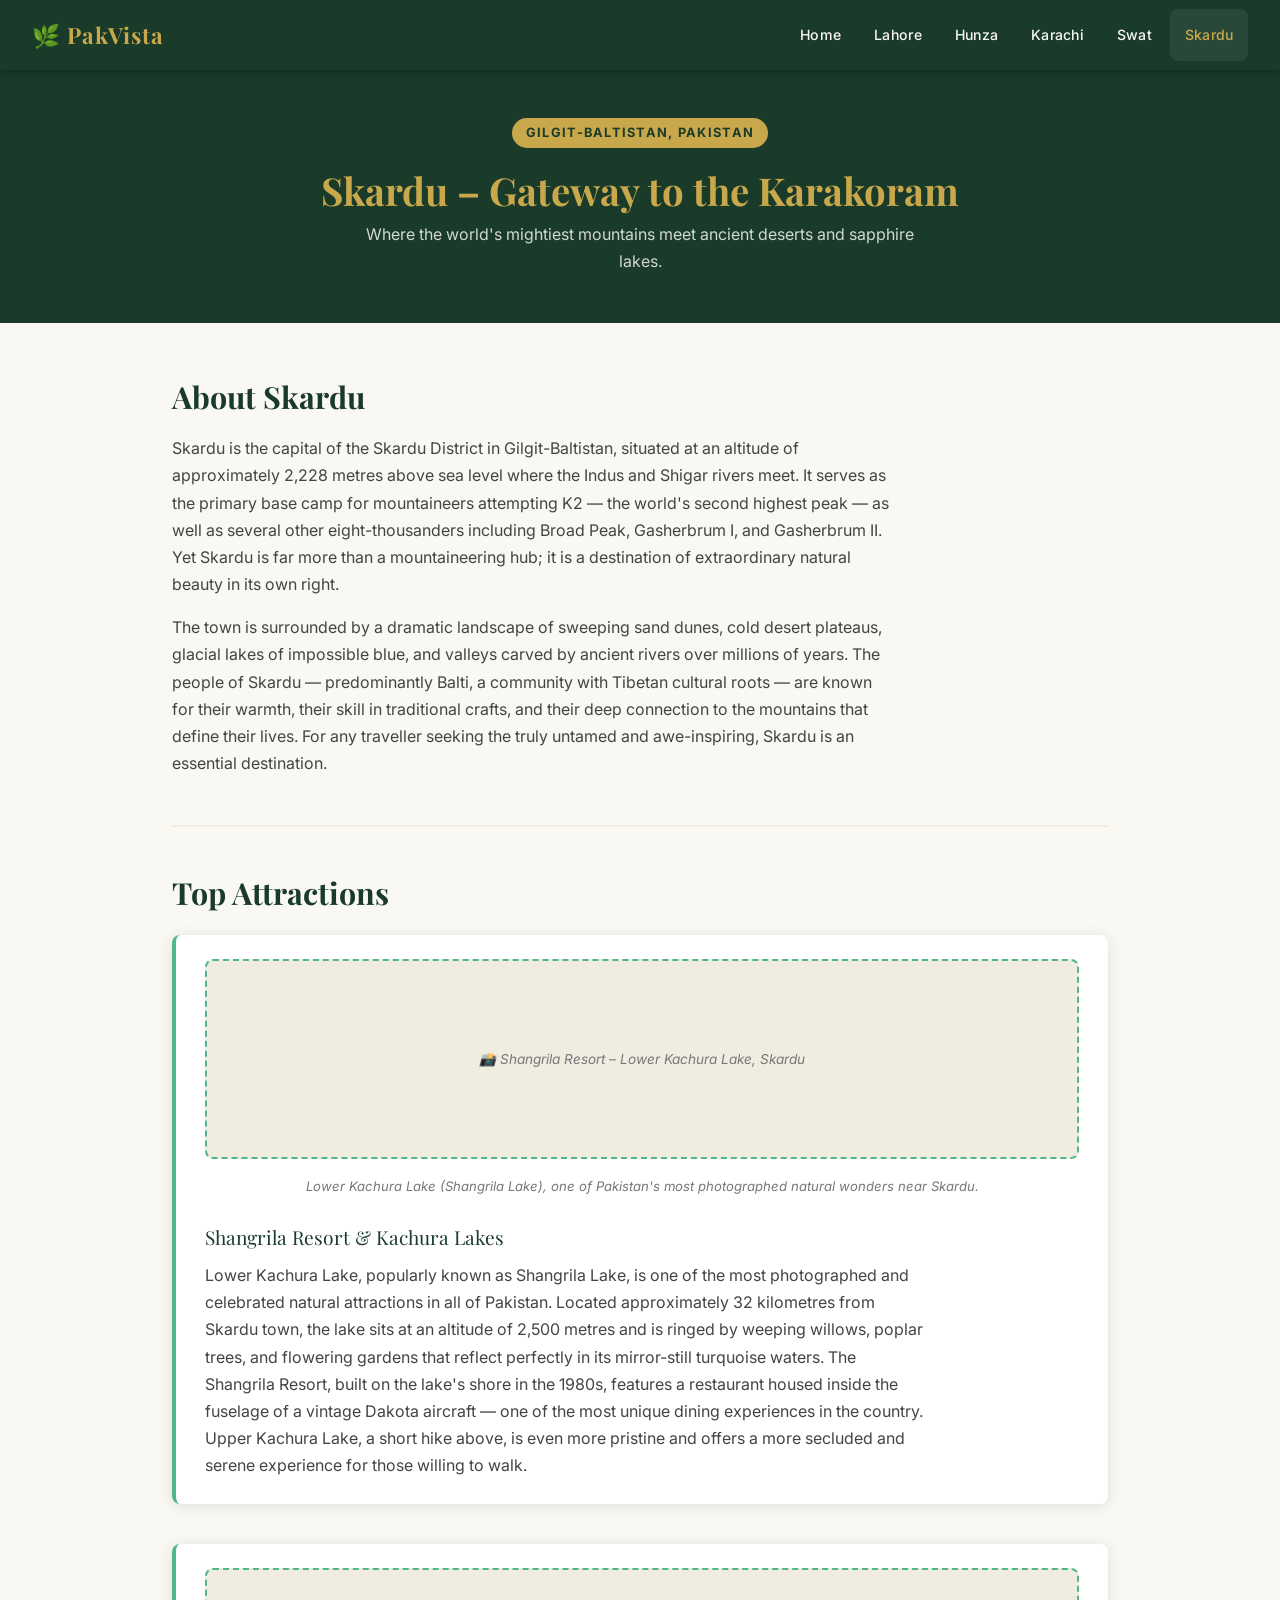
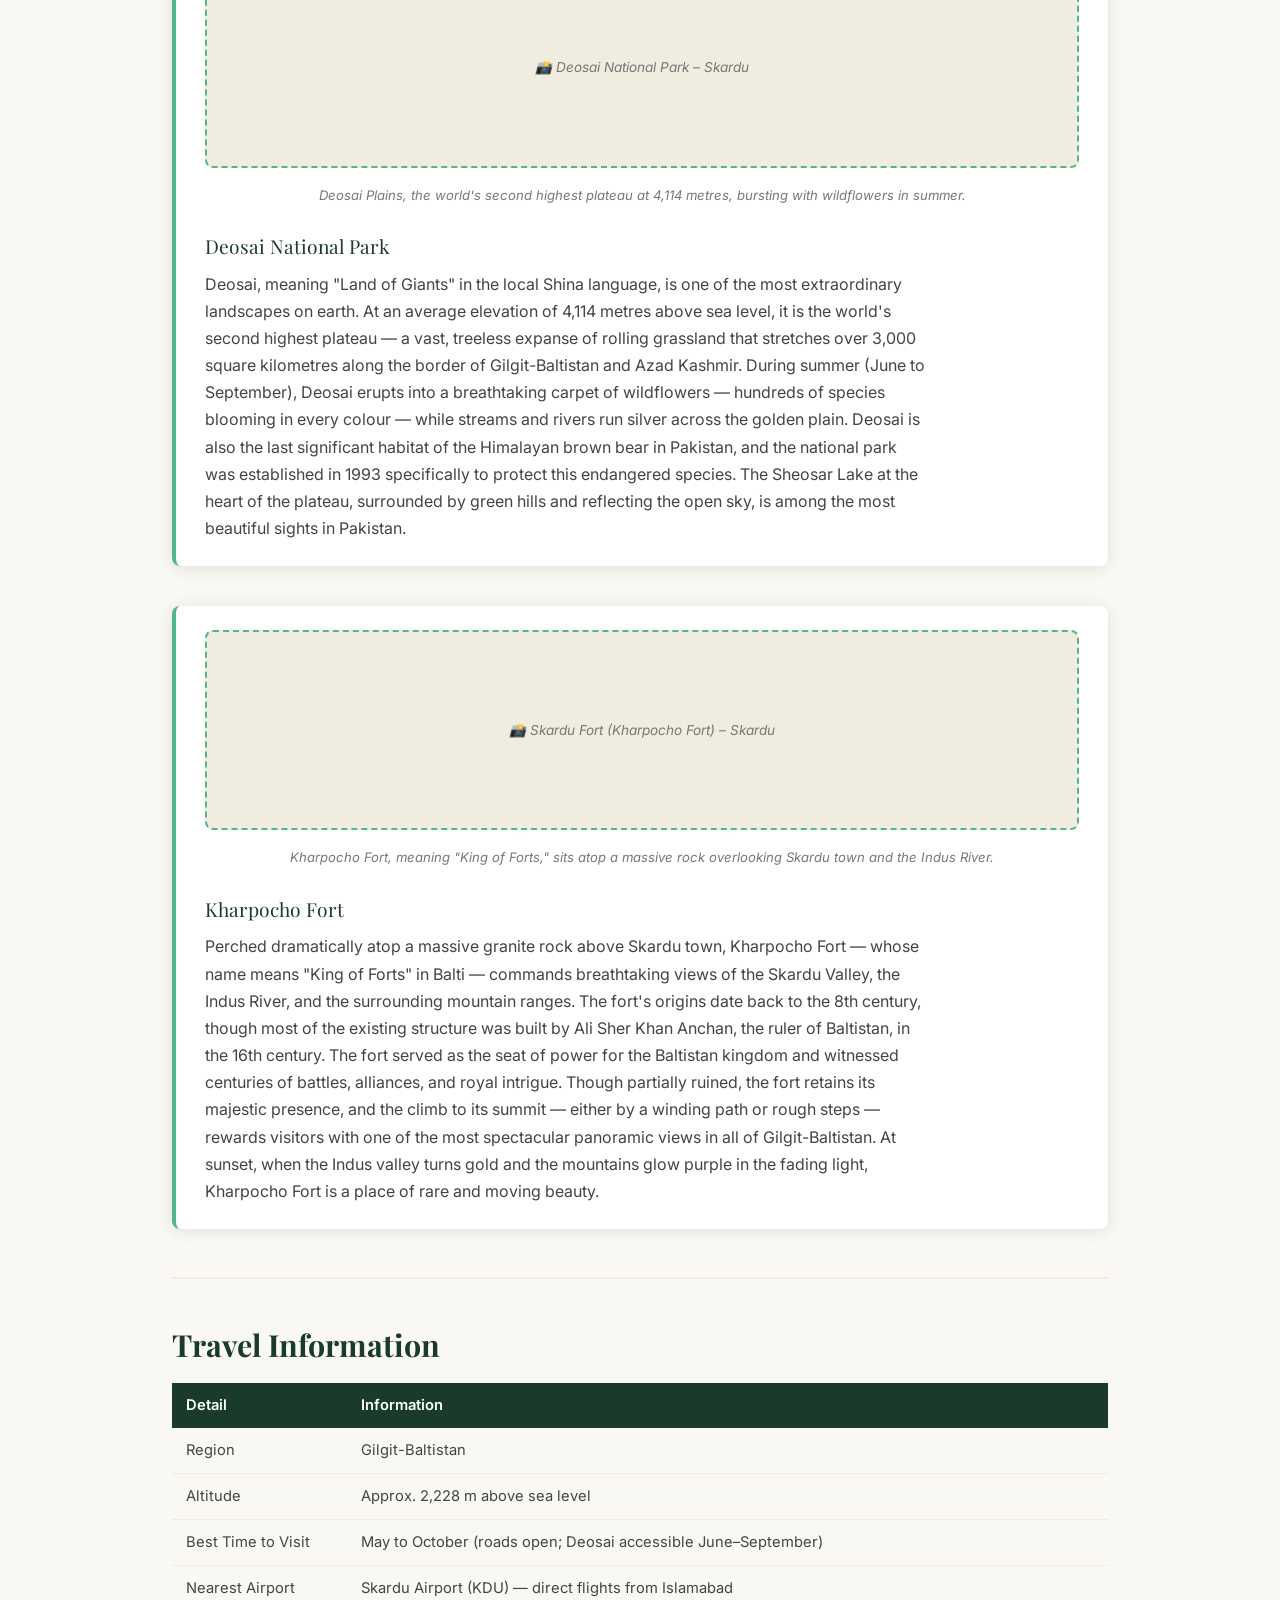
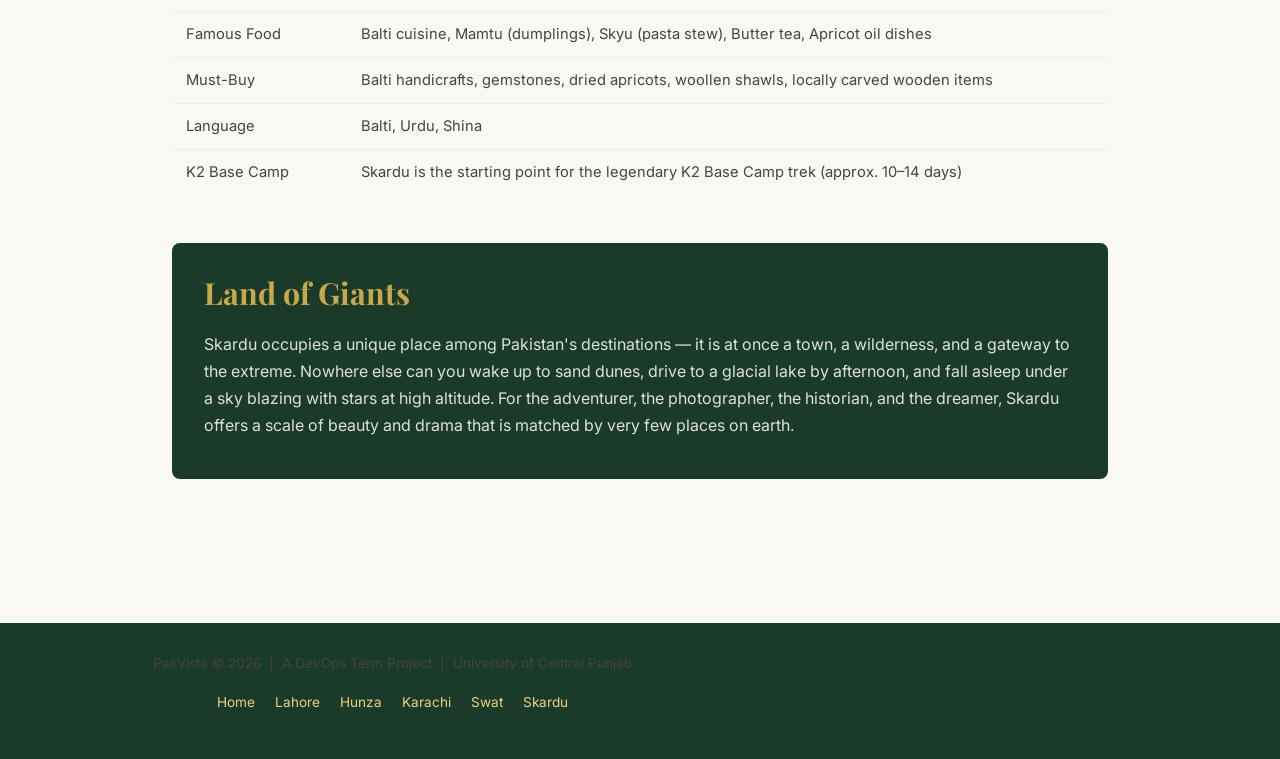
<file: skardu.html>
<!DOCTYPE html>
<html lang="en">
<head>
  <meta charset="UTF-8" />
  <meta name="viewport" content="width=device-width, initial-scale=1.0" />
  <title>PakVista – Skardu, Gateway to the Karakoram</title>
  <link rel="stylesheet" href="style.css" />
</head>
<body>

  <nav class="nav-bar">
    <div class="logo">🌿 PakVista</div>
    <ul>
      <li><a href="index.html">Home</a></li>
      <li><a href="lahore.html">Lahore</a></li>
      <li><a href="hunza.html">Hunza</a></li>
      <li><a href="karachi.html">Karachi</a></li>
      <li><a href="swat.html">Swat</a></li>
      <li><a href="skardu.html" class="active">Skardu</a></li>
    </ul>
  </nav>

  <header class="page-header">
    <div class="hero-badge">Gilgit-Baltistan, Pakistan</div>
    <h1>Skardu – Gateway to the Karakoram</h1>
    <p>Where the world's mightiest mountains meet ancient deserts and sapphire lakes.</p>
  </header>

  <main>

    <section>
      <h2>About Skardu</h2>
      <p>Skardu is the capital of the Skardu District in Gilgit-Baltistan, situated at an altitude of approximately 2,228 metres above sea level where the Indus and Shigar rivers meet. It serves as the primary base camp for mountaineers attempting K2 — the world's second highest peak — as well as several other eight-thousanders including Broad Peak, Gasherbrum I, and Gasherbrum II. Yet Skardu is far more than a mountaineering hub; it is a destination of extraordinary natural beauty in its own right.</p>
      <p>The town is surrounded by a dramatic landscape of sweeping sand dunes, cold desert plateaus, glacial lakes of impossible blue, and valleys carved by ancient rivers over millions of years. The people of Skardu — predominantly Balti, a community with Tibetan cultural roots — are known for their warmth, their skill in traditional crafts, and their deep connection to the mountains that define their lives. For any traveller seeking the truly untamed and awe-inspiring, Skardu is an essential destination.</p>
    </section>

    <hr class="divider" />

    <section>
      <h2>Top Attractions</h2>
      <div class="attractions">

        <article class="attraction">
          <figure>
            <div class="img-placeholder">📸 Shangrila Resort – Lower Kachura Lake, Skardu</div>
            <figcaption>Lower Kachura Lake (Shangrila Lake), one of Pakistan's most photographed natural wonders near Skardu.</figcaption>
          </figure>
          <h3>Shangrila Resort & Kachura Lakes</h3>
          <p>Lower Kachura Lake, popularly known as Shangrila Lake, is one of the most photographed and celebrated natural attractions in all of Pakistan. Located approximately 32 kilometres from Skardu town, the lake sits at an altitude of 2,500 metres and is ringed by weeping willows, poplar trees, and flowering gardens that reflect perfectly in its mirror-still turquoise waters. The Shangrila Resort, built on the lake's shore in the 1980s, features a restaurant housed inside the fuselage of a vintage Dakota aircraft — one of the most unique dining experiences in the country. Upper Kachura Lake, a short hike above, is even more pristine and offers a more secluded and serene experience for those willing to walk.</p>
        </article>

        <article class="attraction">
          <figure>
            <div class="img-placeholder">📸 Deosai National Park – Skardu</div>
            <figcaption>Deosai Plains, the world's second highest plateau at 4,114 metres, bursting with wildflowers in summer.</figcaption>
          </figure>
          <h3>Deosai National Park</h3>
          <p>Deosai, meaning "Land of Giants" in the local Shina language, is one of the most extraordinary landscapes on earth. At an average elevation of 4,114 metres above sea level, it is the world's second highest plateau — a vast, treeless expanse of rolling grassland that stretches over 3,000 square kilometres along the border of Gilgit-Baltistan and Azad Kashmir. During summer (June to September), Deosai erupts into a breathtaking carpet of wildflowers — hundreds of species blooming in every colour — while streams and rivers run silver across the golden plain. Deosai is also the last significant habitat of the Himalayan brown bear in Pakistan, and the national park was established in 1993 specifically to protect this endangered species. The Sheosar Lake at the heart of the plateau, surrounded by green hills and reflecting the open sky, is among the most beautiful sights in Pakistan.</p>
        </article>

        <article class="attraction">
          <figure>
            <div class="img-placeholder">📸 Skardu Fort (Kharpocho Fort) – Skardu</div>
            <figcaption>Kharpocho Fort, meaning "King of Forts," sits atop a massive rock overlooking Skardu town and the Indus River.</figcaption>
          </figure>
          <h3>Kharpocho Fort</h3>
          <p>Perched dramatically atop a massive granite rock above Skardu town, Kharpocho Fort — whose name means "King of Forts" in Balti — commands breathtaking views of the Skardu Valley, the Indus River, and the surrounding mountain ranges. The fort's origins date back to the 8th century, though most of the existing structure was built by Ali Sher Khan Anchan, the ruler of Baltistan, in the 16th century. The fort served as the seat of power for the Baltistan kingdom and witnessed centuries of battles, alliances, and royal intrigue. Though partially ruined, the fort retains its majestic presence, and the climb to its summit — either by a winding path or rough steps — rewards visitors with one of the most spectacular panoramic views in all of Gilgit-Baltistan. At sunset, when the Indus valley turns gold and the mountains glow purple in the fading light, Kharpocho Fort is a place of rare and moving beauty.</p>
        </article>

      </div>
    </section>

    <hr class="divider" />

    <section>
      <h2>Travel Information</h2>
      <table>
        <thead>
          <tr><th>Detail</th><th>Information</th></tr>
        </thead>
        <tbody>
          <tr><td>Region</td><td>Gilgit-Baltistan</td></tr>
          <tr><td>Altitude</td><td>Approx. 2,228 m above sea level</td></tr>
          <tr><td>Best Time to Visit</td><td>May to October (roads open; Deosai accessible June–September)</td></tr>
          <tr><td>Nearest Airport</td><td>Skardu Airport (KDU) — direct flights from Islamabad</td></tr>
          <tr><td>Famous Food</td><td>Balti cuisine, Mamtu (dumplings), Skyu (pasta stew), Butter tea, Apricot oil dishes</td></tr>
          <tr><td>Must-Buy</td><td>Balti handicrafts, gemstones, dried apricots, woollen shawls, locally carved wooden items</td></tr>
          <tr><td>Language</td><td>Balti, Urdu, Shina</td></tr>
          <tr><td>K2 Base Camp</td><td>Skardu is the starting point for the legendary K2 Base Camp trek (approx. 10–14 days)</td></tr>
        </tbody>
      </table>
    </section>

    <div class="highlight-box">
      <h2>Land of Giants</h2>
      <p>Skardu occupies a unique place among Pakistan's destinations — it is at once a town, a wilderness, and a gateway to the extreme. Nowhere else can you wake up to sand dunes, drive to a glacial lake by afternoon, and fall asleep under a sky blazing with stars at high altitude. For the adventurer, the photographer, the historian, and the dreamer, Skardu offers a scale of beauty and drama that is matched by very few places on earth.</p>
    </div>

  </main>

  <footer>
    <p>PakVista &copy; 2026 &nbsp;|&nbsp; A DevOps Term Project &nbsp;|&nbsp; University of Central Punjab</p>
    <p><a href="index.html">Home</a> &nbsp;·&nbsp; <a href="lahore.html">Lahore</a> &nbsp;·&nbsp; <a href="hunza.html">Hunza</a> &nbsp;·&nbsp; <a href="karachi.html">Karachi</a> &nbsp;·&nbsp; <a href="swat.html">Swat</a> &nbsp;·&nbsp; <a href="skardu.html">Skardu</a></p>
  </footer>

</body>
</html>
</file>
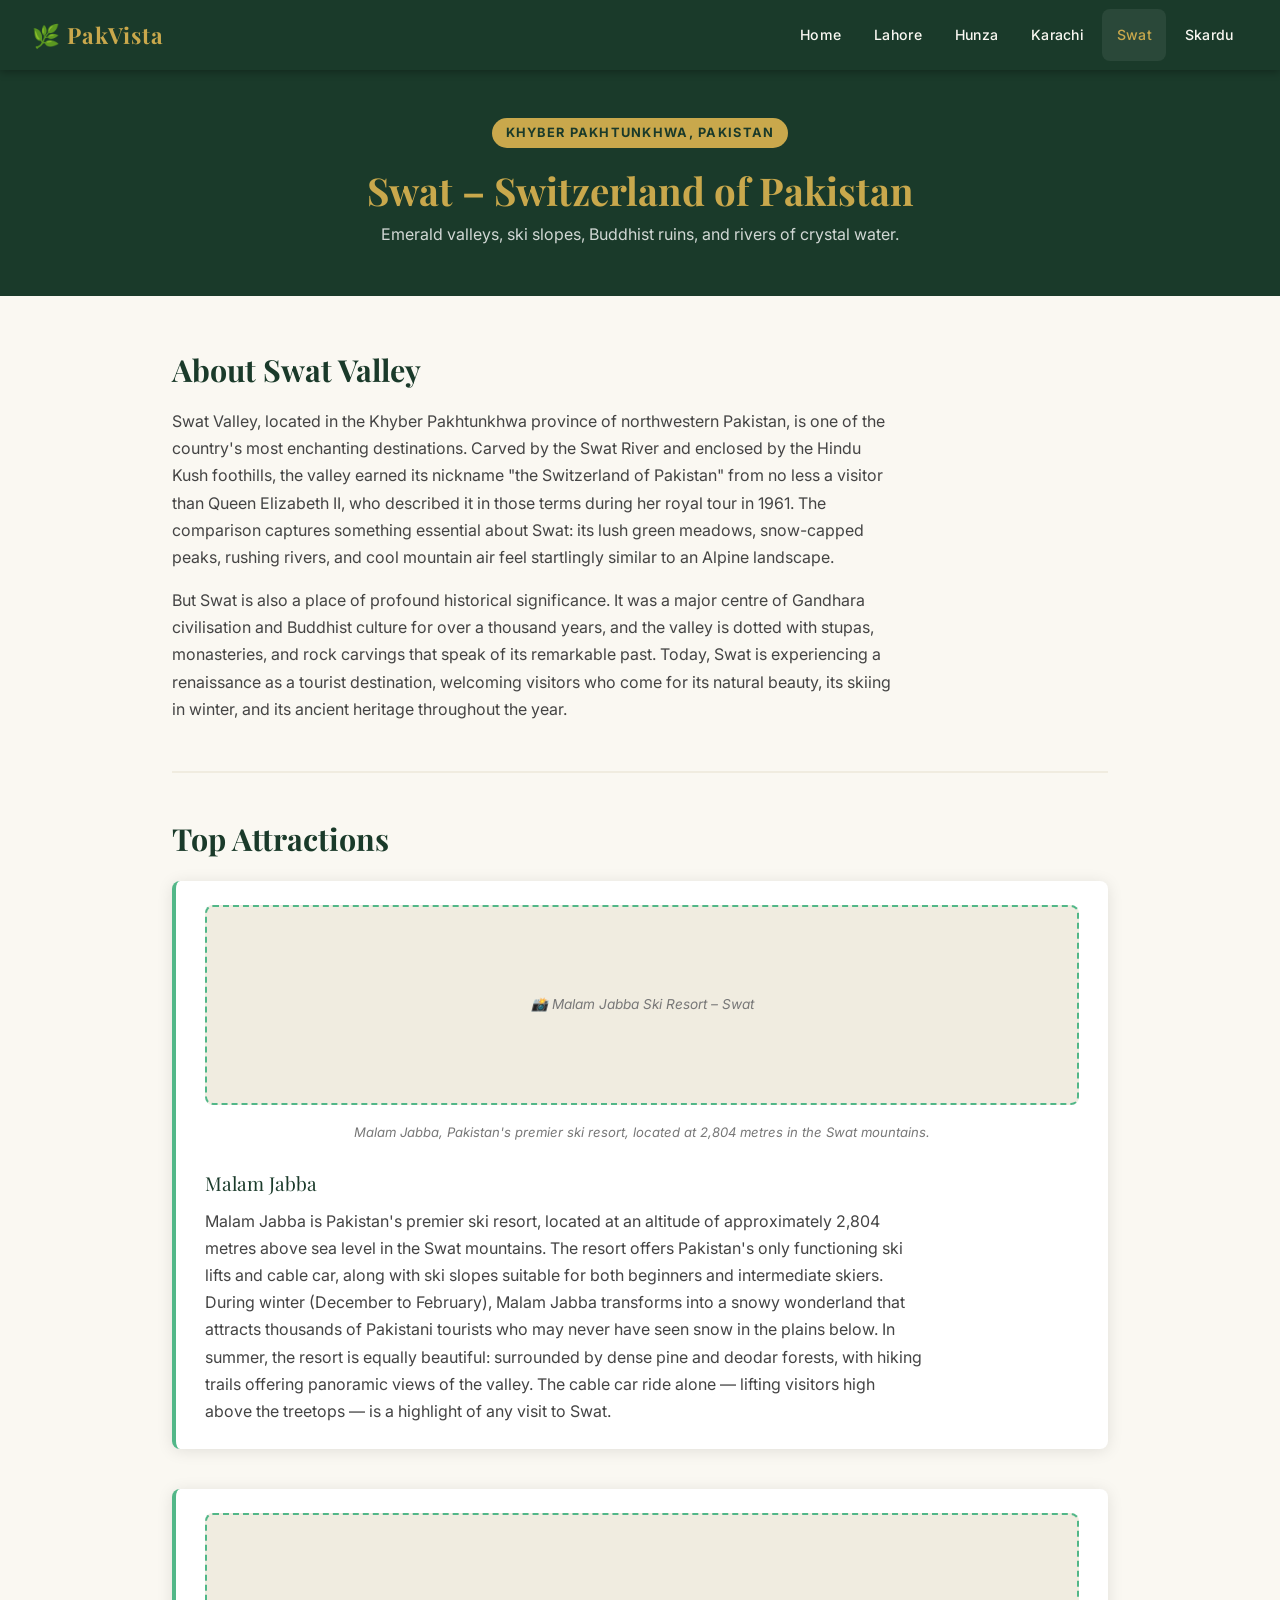
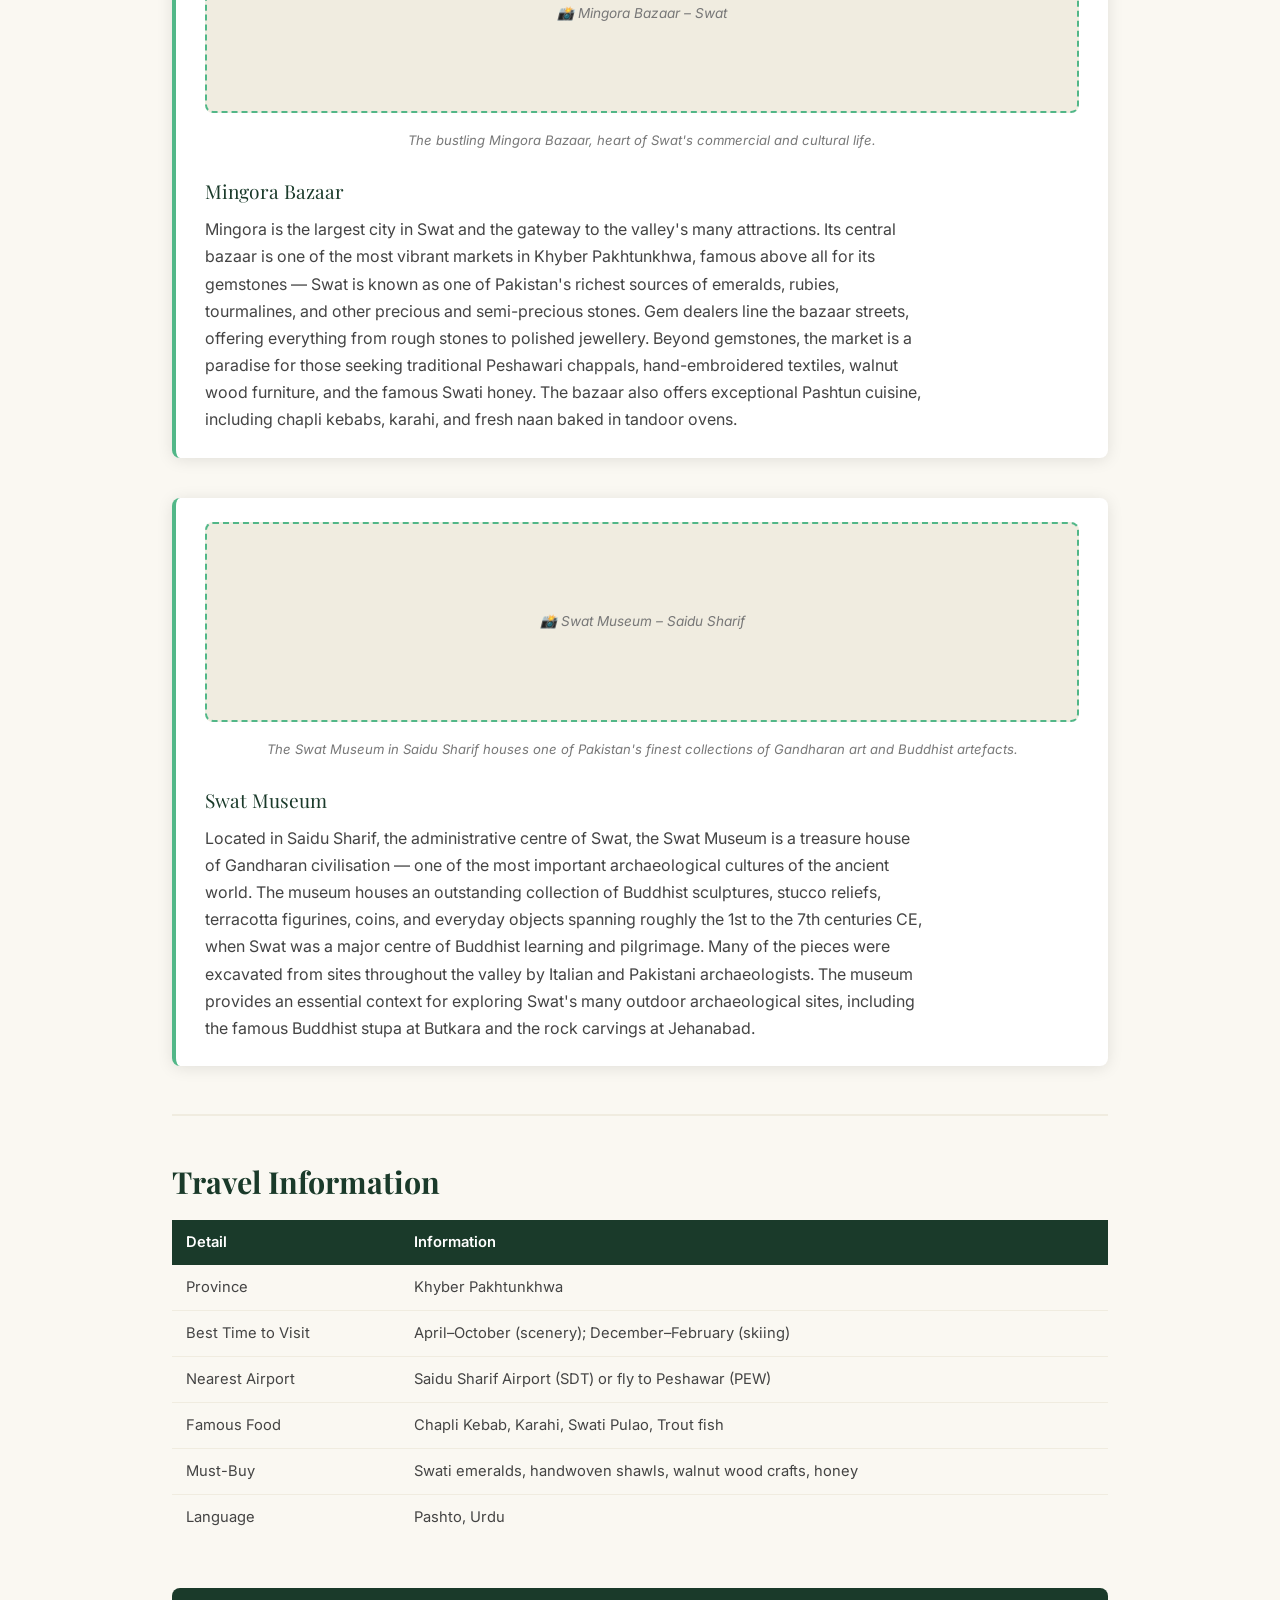
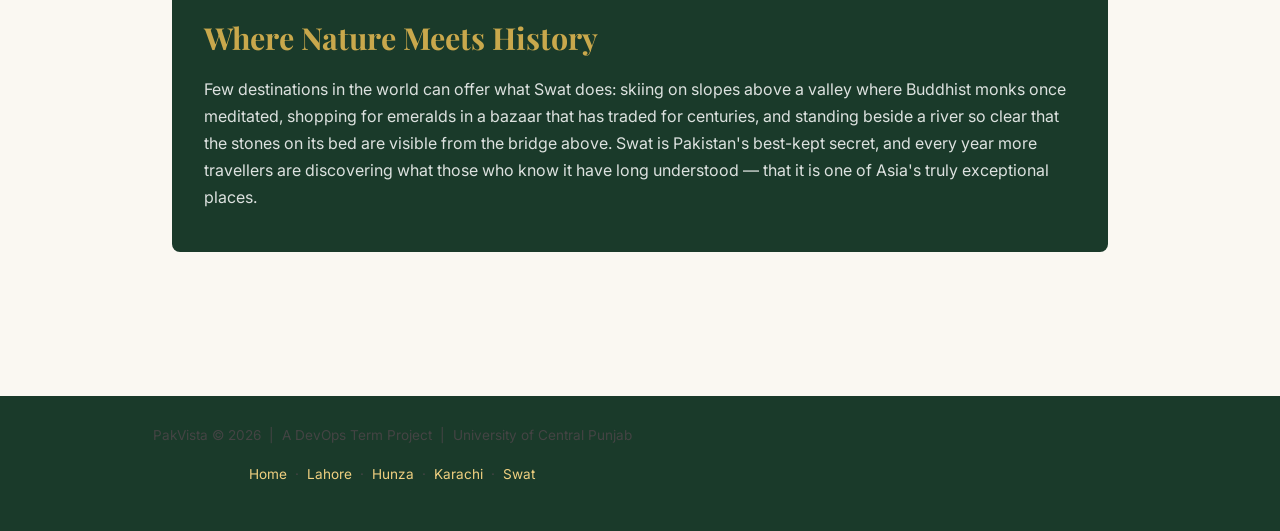
<file: swat.html>
<!DOCTYPE html>
<html lang="en">
<head>
  <meta charset="UTF-8" />
  <meta name="viewport" content="width=device-width, initial-scale=1.0" />
  <title>PakVista – Swat, Switzerland of Pakistan</title>
  <link rel="stylesheet" href="style.css" />
</head>
<body>

  <nav class="nav-bar">
    <div class="logo">🌿 PakVista</div>
    <ul>
      <li><a href="index.html">Home</a></li>
      <li><a href="lahore.html">Lahore</a></li>
      <li><a href="hunza.html">Hunza</a></li>
      <li><a href="karachi.html">Karachi</a></li>
      <li><a href="swat.html" class="active">Swat</a></li>
      <li><a href="skardu.html">Skardu</a></li>
    </ul>
  </nav>

  <header class="page-header">
    <div class="hero-badge">Khyber Pakhtunkhwa, Pakistan</div>
    <h1>Swat – Switzerland of Pakistan</h1>
    <p>Emerald valleys, ski slopes, Buddhist ruins, and rivers of crystal water.</p>
  </header>

  <main>

    <section>
      <h2>About Swat Valley</h2>
      <p>Swat Valley, located in the Khyber Pakhtunkhwa province of northwestern Pakistan, is one of the country's most enchanting destinations. Carved by the Swat River and enclosed by the Hindu Kush foothills, the valley earned its nickname "the Switzerland of Pakistan" from no less a visitor than Queen Elizabeth II, who described it in those terms during her royal tour in 1961. The comparison captures something essential about Swat: its lush green meadows, snow-capped peaks, rushing rivers, and cool mountain air feel startlingly similar to an Alpine landscape.</p>
      <p>But Swat is also a place of profound historical significance. It was a major centre of Gandhara civilisation and Buddhist culture for over a thousand years, and the valley is dotted with stupas, monasteries, and rock carvings that speak of its remarkable past. Today, Swat is experiencing a renaissance as a tourist destination, welcoming visitors who come for its natural beauty, its skiing in winter, and its ancient heritage throughout the year.</p>
    </section>

    <hr class="divider" />

    <section>
      <h2>Top Attractions</h2>
      <div class="attractions">

        <article class="attraction">
          <figure>
            <div class="img-placeholder">📸 Malam Jabba Ski Resort – Swat</div>
            <figcaption>Malam Jabba, Pakistan's premier ski resort, located at 2,804 metres in the Swat mountains.</figcaption>
          </figure>
          <h3>Malam Jabba</h3>
          <p>Malam Jabba is Pakistan's premier ski resort, located at an altitude of approximately 2,804 metres above sea level in the Swat mountains. The resort offers Pakistan's only functioning ski lifts and cable car, along with ski slopes suitable for both beginners and intermediate skiers. During winter (December to February), Malam Jabba transforms into a snowy wonderland that attracts thousands of Pakistani tourists who may never have seen snow in the plains below. In summer, the resort is equally beautiful: surrounded by dense pine and deodar forests, with hiking trails offering panoramic views of the valley. The cable car ride alone — lifting visitors high above the treetops — is a highlight of any visit to Swat.</p>
        </article>

        <article class="attraction">
          <figure>
            <div class="img-placeholder">📸 Mingora Bazaar – Swat</div>
            <figcaption>The bustling Mingora Bazaar, heart of Swat's commercial and cultural life.</figcaption>
          </figure>
          <h3>Mingora Bazaar</h3>
          <p>Mingora is the largest city in Swat and the gateway to the valley's many attractions. Its central bazaar is one of the most vibrant markets in Khyber Pakhtunkhwa, famous above all for its gemstones — Swat is known as one of Pakistan's richest sources of emeralds, rubies, tourmalines, and other precious and semi-precious stones. Gem dealers line the bazaar streets, offering everything from rough stones to polished jewellery. Beyond gemstones, the market is a paradise for those seeking traditional Peshawari chappals, hand-embroidered textiles, walnut wood furniture, and the famous Swati honey. The bazaar also offers exceptional Pashtun cuisine, including chapli kebabs, karahi, and fresh naan baked in tandoor ovens.</p>
        </article>

        <article class="attraction">
          <figure>
            <div class="img-placeholder">📸 Swat Museum – Saidu Sharif</div>
            <figcaption>The Swat Museum in Saidu Sharif houses one of Pakistan's finest collections of Gandharan art and Buddhist artefacts.</figcaption>
          </figure>
          <h3>Swat Museum</h3>
          <p>Located in Saidu Sharif, the administrative centre of Swat, the Swat Museum is a treasure house of Gandharan civilisation — one of the most important archaeological cultures of the ancient world. The museum houses an outstanding collection of Buddhist sculptures, stucco reliefs, terracotta figurines, coins, and everyday objects spanning roughly the 1st to the 7th centuries CE, when Swat was a major centre of Buddhist learning and pilgrimage. Many of the pieces were excavated from sites throughout the valley by Italian and Pakistani archaeologists. The museum provides an essential context for exploring Swat's many outdoor archaeological sites, including the famous Buddhist stupa at Butkara and the rock carvings at Jehanabad.</p>
        </article>

      </div>
    </section>

    <hr class="divider" />

    <section>
      <h2>Travel Information</h2>
      <table>
        <thead>
          <tr><th>Detail</th><th>Information</th></tr>
        </thead>
        <tbody>
          <tr><td>Province</td><td>Khyber Pakhtunkhwa</td></tr>
          <tr><td>Best Time to Visit</td><td>April–October (scenery); December–February (skiing)</td></tr>
          <tr><td>Nearest Airport</td><td>Saidu Sharif Airport (SDT) or fly to Peshawar (PEW)</td></tr>
          <tr><td>Famous Food</td><td>Chapli Kebab, Karahi, Swati Pulao, Trout fish</td></tr>
          <tr><td>Must-Buy</td><td>Swati emeralds, handwoven shawls, walnut wood crafts, honey</td></tr>
          <tr><td>Language</td><td>Pashto, Urdu</td></tr>
        </tbody>
      </table>
    </section>

    <div class="highlight-box">
      <h2>Where Nature Meets History</h2>
      <p>Few destinations in the world can offer what Swat does: skiing on slopes above a valley where Buddhist monks once meditated, shopping for emeralds in a bazaar that has traded for centuries, and standing beside a river so clear that the stones on its bed are visible from the bridge above. Swat is Pakistan's best-kept secret, and every year more travellers are discovering what those who know it have long understood — that it is one of Asia's truly exceptional places.</p>
    </div>

  </main>

  <footer>
    <p>PakVista &copy; 2026 &nbsp;|&nbsp; A DevOps Term Project &nbsp;|&nbsp; University of Central Punjab</p>
    <p><a href="index.html">Home</a> &nbsp;·&nbsp; <a href="lahore.html">Lahore</a> &nbsp;·&nbsp; <a href="hunza.html">Hunza</a> &nbsp;·&nbsp; <a href="karachi.html">Karachi</a> &nbsp;·&nbsp; <a href="swat.html">Swat</a></p>
  </footer>

</body>
</html>
</file>
<file: style.css>
/* =========================================
   PakVista – Shared Stylesheet
   Pure CSS3, no JavaScript
   ========================================= */

@import url('https://fonts.googleapis.com/css2?family=Playfair+Display:wght@400;700&family=Inter:wght@400;500;600&display=swap');

/* --- CSS Variables / Color Palette --- */
:root {
  --green-dark:   #1a3a2a;
  --green-mid:    #2d6a4f;
  --green-light:  #52b788;
  --gold:         #c9a84c;
  --gold-light:   #f0d080;
  --cream:        #faf8f2;
  --cream-dark:   #f0ece0;
  --text-dark:    #1c1c1c;
  --text-mid:     #444444;
  --text-light:   #777777;
  --white:        #ffffff;
  --shadow:       0 2px 16px rgba(0,0,0,0.10);
  --radius:       8px;
  --font-head:    'Playfair Display', Georgia, serif;
  --font-body:    'Inter', Arial, sans-serif;
}

/* --- Reset --- */
*, *::before, *::after { box-sizing: border-box; margin: 0; padding: 0; }

body {
  background: var(--cream);
  color: var(--text-dark);
  font-family: var(--font-body);
  font-size: 16px;
  line-height: 1.7;
  min-height: 100vh;
}

/* --- Typography --- */
h1 {
  font-family: var(--font-head);
  font-size: 2.6rem;
  font-weight: 700;
  color: var(--green-dark);
  line-height: 1.2;
  margin-bottom: 0.5rem;
}

h2 {
  font-family: var(--font-head);
  font-size: 1.9rem;
  font-weight: 700;
  color: var(--green-dark);
  margin-bottom: 0.75rem;
}

h3 {
  font-family: var(--font-head);
  font-size: 1.3rem;
  font-weight: 400;
  color: var(--green-mid);
  margin-bottom: 0.5rem;
}

p {
  color: var(--text-mid);
  margin-bottom: 1rem;
  max-width: 720px;
}

a {
  color: var(--green-mid);
  text-decoration: none;
}

a:hover { color: var(--gold); text-decoration: underline; }

ul { list-style: none; }

/* --- Navigation Bar --- */
.nav-bar {
  background: var(--green-dark);
  padding: 0 2rem;
  display: flex;
  align-items: center;
  justify-content: space-between;
  flex-wrap: wrap;
  gap: 0;
  position: sticky;
  top: 0;
  z-index: 100;
  box-shadow: 0 2px 8px rgba(0,0,0,0.3);
}

.nav-bar .logo {
  font-family: var(--font-head);
  font-size: 1.4rem;
  color: var(--gold);
  font-weight: 700;
  padding: 1rem 0;
  letter-spacing: 1px;
}

.nav-bar ul {
  display: flex;
  flex-wrap: wrap;
  gap: 4px;
}

.nav-bar ul li a {
  display: block;
  color: var(--cream);
  font-size: 0.88rem;
  font-weight: 500;
  padding: 0.9rem 0.9rem;
  letter-spacing: 0.3px;
  transition: color 0.2s, background 0.2s;
  border-radius: var(--radius);
}

.nav-bar ul li a:hover,
.nav-bar ul li a.active {
  color: var(--gold);
  background: rgba(255,255,255,0.07);
  text-decoration: none;
}

/* --- Hero Section --- */
.hero {
  background: linear-gradient(135deg, var(--green-dark) 0%, var(--green-mid) 100%);
  color: var(--white);
  padding: 5rem 2rem 4rem;
  text-align: center;
}

.hero h1 { color: var(--white); font-size: 3rem; }
.hero p  { color: rgba(255,255,255,0.85); margin: 1rem auto; font-size: 1.1rem; max-width: 600px; }

.hero-badge {
  display: inline-block;
  background: var(--gold);
  color: var(--green-dark);
  font-size: 0.8rem;
  font-weight: 700;
  letter-spacing: 0.1em;
  text-transform: uppercase;
  padding: 4px 14px;
  border-radius: 20px;
  margin-bottom: 1.2rem;
}

/* --- Main Content --- */
main {
  max-width: 1000px;
  margin: 0 auto;
  padding: 3rem 2rem;
}

/* --- Section --- */
section { margin-bottom: 3rem; }

/* --- Cards Grid --- */
.card-grid {
  display: grid;
  grid-template-columns: repeat(auto-fit, minmax(200px, 1fr));
  gap: 1.5rem;
  margin-top: 1.5rem;
}

.card {
  background: var(--white);
  border: 1px solid var(--cream-dark);
  border-radius: var(--radius);
  overflow: hidden;
  box-shadow: var(--shadow);
  transition: transform 0.2s, box-shadow 0.2s;
}

.card:hover {
  transform: translateY(-3px);
  box-shadow: 0 6px 24px rgba(0,0,0,0.13);
}

.card-body { padding: 1.2rem 1.4rem; }
.card-body h3 { margin-bottom: 0.4rem; }
.card-body p  { font-size: 0.9rem; margin-bottom: 0; }

.card a.card-link {
  display: block;
  text-align: center;
  background: var(--green-mid);
  color: var(--white);
  font-size: 0.85rem;
  font-weight: 600;
  padding: 0.6rem;
  transition: background 0.2s;
}

.card a.card-link:hover {
  background: var(--green-dark);
  text-decoration: none;
}

/* --- Image Placeholder --- */
.img-placeholder {
  width: 100%;
  height: 200px;
  background: var(--cream-dark);
  border: 2px dashed var(--green-light);
  border-radius: var(--radius);
  display: flex;
  align-items: center;
  justify-content: center;
  color: var(--text-light);
  font-size: 0.85rem;
  font-style: italic;
  margin-bottom: 1rem;
}

figure { margin-bottom: 1.5rem; }
figcaption {
  font-size: 0.82rem;
  color: var(--text-light);
  text-align: center;
  margin-top: 0.4rem;
  font-style: italic;
}

/* --- Info Table --- */
table {
  width: 100%;
  border-collapse: collapse;
  margin-bottom: 1.5rem;
  font-size: 0.92rem;
}

th {
  background: var(--green-dark);
  color: var(--white);
  text-align: left;
  padding: 10px 14px;
  font-weight: 600;
}

td {
  padding: 10px 14px;
  border-bottom: 1px solid var(--cream-dark);
  color: var(--text-mid);
}

tr:last-child td { border-bottom: none; }
tr:hover td { background: var(--cream-dark); }

/* --- Highlight Box --- */
.highlight-box {
  background: var(--green-dark);
  color: var(--white);
  border-radius: var(--radius);
  padding: 1.5rem 2rem;
  margin-bottom: 2rem;
}

.highlight-box h2 { color: var(--gold); }
.highlight-box p  { color: rgba(255,255,255,0.85); max-width: 100%; }

/* --- Divider --- */
.divider {
  border: none;
  border-top: 2px solid var(--cream-dark);
  margin: 2.5rem 0;
}

/* --- Footer --- */
footer {
  background: var(--green-dark);
  color: rgba(255,255,255,0.7);
  text-align: center;
  padding: 1.8rem 2rem;
  font-size: 0.85rem;
  margin-top: 4rem;
}

footer a { color: var(--gold-light); }
footer a:hover { color: var(--white); }

/* --- Page Header (destination pages) --- */
.page-header {
  background: var(--green-dark);
  color: var(--white);
  padding: 3rem 2rem 2.5rem;
  text-align: center;
}

.page-header h1 { color: var(--gold); font-size: 2.4rem; }
.page-header p  { color: rgba(255,255,255,0.8); margin: 0.5rem auto; max-width: 580px; }

/* --- Attractions List --- */
.attractions { display: flex; flex-direction: column; gap: 2.5rem; margin-top: 1rem; }

.attraction {
  background: var(--white);
  border-radius: var(--radius);
  box-shadow: var(--shadow);
  overflow: hidden;
  border-left: 4px solid var(--green-light);
  padding: 1.5rem 1.8rem;
}

.attraction h3 { color: var(--green-dark); font-size: 1.2rem; margin-bottom: 0.5rem; }
.attraction p  { margin-bottom: 0; }

/* --- Responsive --- */
@media (max-width: 680px) {
  h1 { font-size: 1.8rem; }
  h2 { font-size: 1.4rem; }
  .hero h1 { font-size: 2rem; }
  .nav-bar { padding: 0 1rem; }
  main { padding: 2rem 1rem; }
  .card-grid { grid-template-columns: 1fr; }
}
</file>
